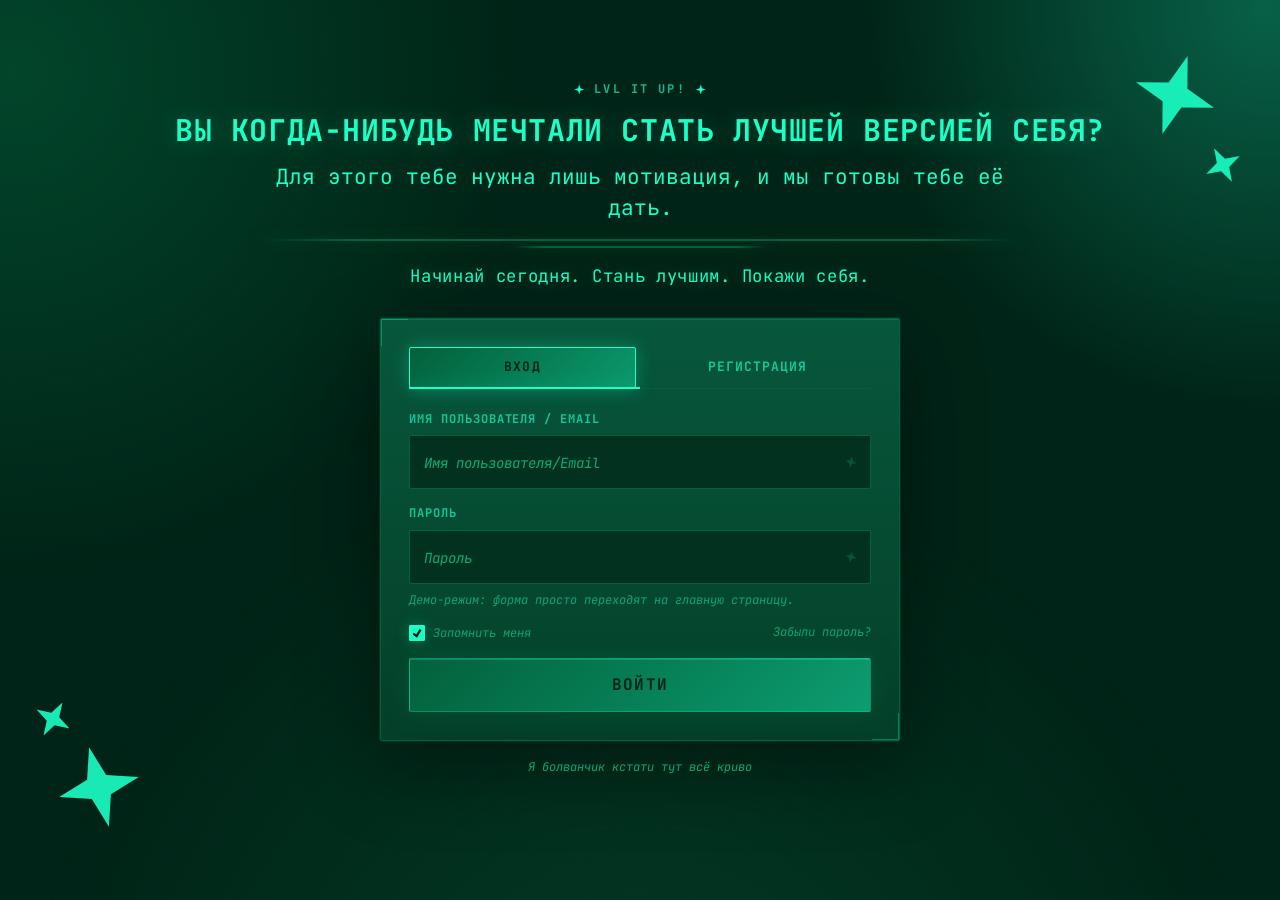
<file: index.html>
<!DOCTYPE html>
<html lang="ru">

<head>
  <meta charset="UTF-8">
  <meta name="viewport" content="width=device-width, initial-scale=1.0">
  <title>LVL IT UP! — вход и регистрация</title>

  <link rel="preconnect" href="https://fonts.googleapis.com">
  <link rel="preconnect" href="https://fonts.gstatic.com" crossorigin>
  <link href="https://fonts.googleapis.com/css2?family=JetBrains+Mono:ital,wght@0,400;0,700;1,400;1,700&display=swap"
    rel="stylesheet">
  <link rel="stylesheet" href="style.css">
</head>

<body>

  <div class="page-auth">

    <div class="stars" aria-hidden="true">
      <span class="star star--large star--tr-large"></span>
      <span class="star star--small star--tr-small"></span>

      <span class="star star--large star--bl-large"></span>
      <span class="star star--small star--bl-small"></span>
    </div>


    <main class="auth-shell">


      <section class="hero">

        <p class="eyebrow">
          <span class="star-mini" aria-hidden="true"></span>
          LVL IT UP!
          <span class="star-mini" aria-hidden="true"></span>
        </p>

        <h1 class="title">
          Вы когда-нибудь мечтали стать лучшей версией себя?
        </h1>

        <div class="motivation-block">
          <p class="motivation">
            Для этого тебе нужна лишь мотивация, и мы готовы тебе её дать.
          </p>


          <div class="line-group" aria-hidden="true">
            <span class="line line--long"></span>
            <span class="line line--short"></span>
          </div>
        </div>

        <p class="start-line">
          Начинай сегодня. Стань лучшим. Покажи себя.
        </p>

      </section>

      <section class="auth-card" aria-label="Вход и регистрация">

        <input class="auth-radio" type="radio" name="auth-mode" id="mode-login" checked>
        <input class="auth-radio" type="radio" name="auth-mode" id="mode-register">

        <div class="auth-tabs">
          <label class="auth-tab" for="mode-login">Вход</label>
          <label class="auth-tab" for="mode-register">Регистрация</label>
          <span class="auth-tab-line" aria-hidden="true"></span>
        </div>

        <div class="auth-forms">


          <form class="form form--login" action="main.html" method="get">

            <div class="field">
              <label class="field-label" for="login-user">
                Имя пользователя / Email
              </label>

              <div class="input-wrap">
                <input class="input" id="login-user" name="login-user" type="text" placeholder="Имя пользователя/Email"
                  autocomplete="username" required>
                <span class="input-star" aria-hidden="true"></span>
              </div>
            </div>

            <div class="field">
              <label class="field-label" for="login-pass">
                Пароль
              </label>

              <div class="input-wrap">
                <input class="input" id="login-pass" name="login-pass" type="password" placeholder="Пароль"
                  autocomplete="current-password" required>
                <span class="input-star" aria-hidden="true"></span>
              </div>

              <p class="field-hint">
                Демо-режим: форма просто переходят на главную страницу.
              </p>
            </div>

            <div class="form-extra">
              <label class="checkbox">
                <input type="checkbox" name="remember" checked>
                <span class="checkbox-box" aria-hidden="true"></span>
                <span class="checkbox-text">Запомнить меня</span>
              </label>

              <a class="link" href="#">
                Забыли пароль?
              </a>
            </div>

            <button class="btn btn--primary" type="submit">
              <span>Войти</span>
            </button>

          </form>



          <form class="form form--register" action="main.html" method="get">

            <div class="field">
              <label class="field-label" for="reg-name">
                Имя
              </label>

              <div class="input-wrap">
                <input class="input" id="reg-name" name="reg-name" type="text" placeholder="Как тебя зовут?"
                  autocomplete="name" required>
                <span class="input-star" aria-hidden="true"></span>
              </div>
            </div>

            <div class="field">
              <label class="field-label" for="reg-email">
                Email
              </label>

              <div class="input-wrap">
                <input class="input" id="reg-email" name="reg-email" type="email" placeholder="you@example.com"
                  autocomplete="email" required>
                <span class="input-star" aria-hidden="true"></span>
              </div>
            </div>

            <div class="field">
              <label class="field-label" for="reg-pass">
                Пароль
              </label>

              <div class="input-wrap">
                <input class="input" id="reg-pass" name="reg-pass" type="password" placeholder="Придумай пароль"
                  autocomplete="new-password" minlength="8" required>
                <span class="input-star" aria-hidden="true"></span>
              </div>

              <p class="field-hint">
                Минимум 8 символов. Лучше использовать буквы, цифры и спецсимвол.
              </p>
            </div>

            <div class="field">
              <label class="field-label" for="reg-pass-repeat">
                Повтори пароль
              </label>

              <div class="input-wrap">
                <input class="input" id="reg-pass-repeat" name="reg-pass-repeat" type="password"
                  placeholder="Повтори пароль" autocomplete="new-password" minlength="8" required>
                <span class="input-star" aria-hidden="true"></span>
              </div>

              <p class="field-hint">
                А тут я беспомощна.
              </p>
            </div>

            <label class="checkbox checkbox--terms">
              <input type="checkbox" name="terms" required>
              <span class="checkbox-box" aria-hidden="true"></span>
              <span class="checkbox-text">
                Принимаю правила сервиса и готов фиксировать свой прогресс
              </span>
            </label>

            <button class="btn btn--primary" type="submit">
              <span>Создать аккаунт</span>
            </button>

          </form>

        </div>

      </section>


      <p class="auth-note">
        Я болванчик кстати тут всё криво
      </p>

    </main>

  </div>
  <script src="storage.js"></script>
  <script src="app.js"></script>
</body>

</html>
</file>
<file: style.css>
:root {
  --color-neon: #1CFFC6;
  --color-bg: #002417;
  --color-aux-dark: #044029;
  --color-aux-light: #03613C;
  --font-main: "JetBrains Mono", ui-monospace, SFMono-Regular, Menlo, Consolas, monospace;
  --space-page-top: 20px;
  --space-page-x: 20px;

  --gap-title-text: 16px;
  --gap-text-lines: 16px;
  --gap-between-lines: 5px;
  --gap-lines-cta: 16px;
  --gap-cta-form: 30px;
  --gap-form: 16px;

  --font-title: 30px;
  --font-motivation: 21px;
  --font-cta: 18px;
  --font-label: 12px;
  --font-input: 16px;
  --font-placeholder: 14px;
  --font-button: 16px;
  --control-height: 54px;
  --form-width: 520px;
  --radius: 2px;

  --text-main: var(--color-neon);
  --text-italic: var(--color-aux-light);

  --text-italic-readable: color-mix(in srgb, var(--color-aux-light) 58%, var(--color-neon));
  --text-muted: color-mix(in srgb, var(--color-neon) 68%, transparent);
  --placeholder-color: color-mix(in srgb, var(--color-neon) 46%, var(--color-aux-light));

  --panel-border: var(--color-aux-light);
  --panel-fill: var(--color-aux-dark);
  --panel-fill-deep: color-mix(in srgb, var(--color-bg) 55%, var(--color-aux-dark));

  --glow-neon: color-mix(in srgb, var(--color-neon) 28%, transparent);
  --glow-strong: color-mix(in srgb, var(--color-neon) 45%, transparent);
  --glow-aux: color-mix(in srgb, var(--color-aux-light) 55%, transparent);
}


*,
*::before,
*::after {
  box-sizing: border-box;
}

html {
  scroll-behavior: smooth;
}

body {
  margin: 0;
  min-height: 100vh;
  background: var(--color-bg);
  color: var(--text-main);
  font-family: var(--font-main);
  font-weight: 400;
  line-height: 1.4;
  -webkit-font-smoothing: antialiased;
  -moz-osx-font-smoothing: grayscale;
}

a {
  color: inherit;
}

button,
input,
label {
  font: inherit;
}

::selection {
  background: var(--color-neon);
  color: var(--color-bg);
}


.page-auth {
  position: relative;
  min-height: 100vh;
  overflow: hidden;
  isolation: isolate;
}

.page-auth::before {
  content: "";
  position: fixed;
  inset: 0;
  z-index: -2;
  background-image:
    linear-gradient(color-mix(in srgb, var(--color-aux-light) 18%, transparent) 1px,
      transparent 1px),
    linear-gradient(90deg,
      color-mix(in srgb, var(--color-aux-light) 18%, transparent) 1px,
      transparent 1px);
  background-size: 76px 76px;
  opacity: 0.22;

  -webkit-mask-image: radial-gradient(circle at 50% 35%, black 0%, transparent 72%);
  mask-image: radial-gradient(circle at 50% 35%, black 0%, transparent 72%);
  pointer-events: none;
}

.page-auth::after {
  content: "";
  position: fixed;
  inset: -20%;
  z-index: -1;
  background:
    radial-gradient(circle at 15% 20%, var(--glow-aux) 0%, transparent 28%),
    radial-gradient(circle at 85% 15%, var(--glow-neon) 0%, transparent 22%),
    radial-gradient(circle at 50% 100%, color-mix(in srgb, var(--color-aux-dark) 80%, transparent) 0%, transparent 40%);
  pointer-events: none;
}


.stars {
  position: absolute;
  inset: 0;
  pointer-events: none;
  z-index: 0;
}

.star {
  position: absolute;
  display: block;
  background: var(--color-neon);
  clip-path: polygon(50% 0%,
      62% 38%,
      100% 50%,
      62% 62%,
      50% 100%,
      38% 62%,
      0% 50%,
      38% 38%);
  filter: drop-shadow(0 0 14px var(--glow-neon));
  opacity: 0.9;
  transform: rotate(var(--rot, 0deg));
  animation: starFloat 9s ease-in-out infinite;
}

.star--large {
  width: 82px;
  height: 82px;
}

.star--small {
  width: 38px;
  height: 38px;
}

.star--tr-large {
  --rot: 18deg;
  top: 54px;
  right: 64px;
  animation-delay: 0s;
}

.star--tr-small {
  --rot: -28deg;
  top: 146px;
  right: 38px;
  animation-delay: 1.2s;
}

.star--bl-large {
  --rot: -14deg;
  bottom: 72px;
  left: 58px;
  animation-delay: 0.6s;
}

.star--bl-small {
  --rot: 30deg;
  bottom: 162px;
  left: 34px;
  animation-delay: 1.8s;
}

@keyframes starFloat {

  0%,
  100% {
    transform: rotate(var(--rot)) translateY(0);
    opacity: 0.78;
  }

  50% {
    transform: rotate(calc(var(--rot) + 5deg)) translateY(-10px);
    opacity: 1;
  }
}


.auth-shell {
  position: relative;
  z-index: 1;
  min-height: 100vh;
  display: flex;
  flex-direction: column;
  align-items: center;
  justify-content: center;
  padding:
    calc(var(--space-page-top) + clamp(0px, 5vh, 56px)) var(--space-page-x) clamp(72px, 12vh, 120px);
}


.hero {
  width: min(1120px, 100%);
  display: grid;
  justify-items: center;
  text-align: center;
  row-gap: var(--gap-title-text);
}

.eyebrow {
  margin: 0;
  display: inline-flex;
  align-items: center;
  gap: 10px;
  font-size: 12px;
  font-weight: 700;
  letter-spacing: 0.18em;
  text-transform: uppercase;
  color: var(--text-muted);
}

.star-mini {
  display: inline-block;
  width: 10px;
  height: 10px;
  background: var(--color-neon);
  clip-path: polygon(50% 0%,
      62% 38%,
      100% 50%,
      62% 62%,
      50% 100%,
      38% 62%,
      0% 50%,
      38% 38%);
  filter: drop-shadow(0 0 8px var(--glow-neon));
}

.title {
  margin: 0;
  max-width: 1120px;
  font-size: clamp(18px, 2.55vw, var(--font-title));
  font-weight: 700;
  line-height: 1.08;
  letter-spacing: 0.02em;
  text-transform: uppercase;
  color: var(--text-main);
  text-shadow: 0 0 24px var(--glow-neon);
  text-wrap: balance;
}


@media (min-width: 1180px) {
  .title {
    white-space: nowrap;
  }
}

.motivation-block {
  width: min(760px, 100%);
  display: grid;
  justify-items: center;
  row-gap: var(--gap-text-lines);
}

.motivation {
  margin: 0;
  font-size: clamp(16px, 1.75vw, var(--font-motivation));
  line-height: 1.45;
  color: var(--text-main);
  max-width: 68ch;
}

.line-group {
  width: 100%;
  display: grid;
  justify-items: center;
  row-gap: var(--gap-between-lines);
}

.line {
  display: block;
  width: 100%;
  height: 2px;
  background: linear-gradient(90deg,
      transparent,
      var(--color-aux-light) 12%,
      var(--color-aux-light) 88%,
      transparent);
  box-shadow: 0 0 14px var(--glow-aux);
}

.line--short {
  width: 33.333%;
  min-width: 72px;
}

.start-line {
  margin: 0;
  font-size: clamp(14px, 1.35vw, var(--font-cta));
  font-weight: 400;
  letter-spacing: 0.04em;
  color: var(--text-main);
  text-shadow: 0 0 18px var(--glow-neon);
}


.auth-card {
  position: relative;
  width: min(var(--form-width), 100%);
  margin-top: var(--gap-cta-form);
  padding: clamp(18px, 3vw, 28px);

  background: linear-gradient(180deg,
      color-mix(in srgb, var(--panel-fill) 88%, var(--color-neon) 12%),
      var(--panel-fill));

  border: 1px solid var(--panel-border);
  border-radius: var(--radius);

  box-shadow:
    0 0 0 1px color-mix(in srgb, var(--color-neon) 8%, transparent),
    0 24px 80px rgba(0, 0, 0, 0.42),
    inset 0 1px 0 color-mix(in srgb, var(--color-neon) 14%, transparent);

  overflow: hidden;
}

.auth-card::before,
.auth-card::after {
  content: "";
  position: absolute;
  width: 28px;
  height: 28px;
  border: 2px solid var(--color-neon);
  opacity: 0.32;
  pointer-events: none;
}

.auth-card::before {
  top: -1px;
  left: -1px;
  border-right: 0;
  border-bottom: 0;
}

.auth-card::after {
  right: -1px;
  bottom: -1px;
  border-left: 0;
  border-top: 0;
}

.auth-radio {
  position: absolute;
  width: 1px;
  height: 1px;
  opacity: 0;
  pointer-events: none;
}

.auth-tabs {
  position: relative;
  display: grid;
  grid-template-columns: 1fr 1fr;
  gap: 8px;
  margin-bottom: 22px;
  border-bottom: 1px solid color-mix(in srgb, var(--color-aux-light) 70%, transparent);
}

.auth-tab {
  display: block;
  padding: 10px 8px;
  text-align: center;
  font-size: 13px;
  font-weight: 700;
  letter-spacing: 0.08em;
  text-transform: uppercase;
  color: var(--text-muted);
  cursor: pointer;
  border: 1px solid transparent;
  border-radius: var(--radius);
  transition:
    color 0.2s ease,
    background 0.2s ease,
    border-color 0.2s ease,
    box-shadow 0.2s ease;
}

.auth-tab:hover {
  color: var(--text-main);
  background: color-mix(in srgb, var(--color-aux-light) 22%, transparent);
  border-color: color-mix(in srgb, var(--color-aux-light) 55%, transparent);
}

#mode-login:checked~.auth-tabs .auth-tab[for="mode-login"],
#mode-register:checked~.auth-tabs .auth-tab[for="mode-register"] {
  color: var(--color-bg);
  background: linear-gradient(135deg,
      var(--color-aux-light),
      color-mix(in srgb, var(--color-aux-light) 65%, var(--color-neon)));
  border-color: var(--color-neon);
  box-shadow: 0 0 18px var(--glow-neon);
}

.auth-tab-line {
  position: absolute;
  left: 0;
  bottom: -1px;
  width: 50%;
  height: 2px;
  background: var(--color-neon);
  box-shadow: 0 0 18px var(--glow-strong);
  transition: transform 0.28s ease;
}

#mode-register:checked~.auth-tabs .auth-tab-line {
  transform: translateX(100%);
}

.auth-radio#mode-login:focus-visible~.auth-tabs .auth-tab[for="mode-login"],
.auth-radio#mode-register:focus-visible~.auth-tabs .auth-tab[for="mode-register"] {
  outline: 2px solid var(--color-neon);
  outline-offset: 3px;
}

.auth-forms {
  display: grid;
}

.form {
  display: none;
  grid-template-columns: 1fr;
  gap: var(--gap-form);
}

#mode-login:checked~.auth-forms .form--login,
#mode-register:checked~.auth-forms .form--register {
  display: grid;
}

.field {
  display: grid;
  gap: 8px;
}

.field-label {
  font-size: var(--font-label);
  font-weight: 700;
  letter-spacing: 0.08em;
  text-transform: uppercase;
  color: var(--text-muted);
}

.input-wrap {
  position: relative;
}

.input {
  width: 100%;
  height: var(--control-height);
  padding: 0 42px 0 14px;

  background: var(--panel-fill-deep);
  border: 1px solid var(--panel-border);
  border-radius: var(--radius);

  color: var(--text-main);
  font-size: var(--font-input);
  font-weight: 400;

  outline: none;
  transition:
    border-color 0.2s ease,
    box-shadow 0.2s ease,
    background 0.2s ease;
}

.input::placeholder {
  color: var(--placeholder-color);
  font-size: var(--font-placeholder);
  font-style: italic;
  opacity: 1;
}

.input:hover {
  border-color: color-mix(in srgb, var(--color-neon) 35%, var(--color-aux-light));
}

.input:focus {
  border-color: var(--color-neon);
  box-shadow:
    0 0 0 1px var(--color-neon),
    0 0 24px var(--glow-neon);
  background: color-mix(in srgb, var(--panel-fill-deep) 82%, var(--color-neon) 18%);
}

.input-star {
  position: absolute;
  top: 50%;
  right: 14px;
  width: 12px;
  height: 12px;
  transform: translateY(-50%) rotate(12deg);

  background: var(--color-aux-light);
  clip-path: polygon(50% 0%,
      62% 38%,
      100% 50%,
      62% 62%,
      50% 100%,
      38% 62%,
      0% 50%,
      38% 38%);

  opacity: 0.8;
  pointer-events: none;
  transition:
    background 0.2s ease,
    opacity 0.2s ease,
    transform 0.2s ease,
    filter 0.2s ease;
}

.input:focus+.input-star {
  background: var(--color-neon);
  opacity: 1;
  filter: drop-shadow(0 0 10px var(--glow-neon));
  transform: translateY(-50%) rotate(0deg) scale(1.08);
}

.field-hint {
  margin: 0;
  font-size: 12px;
  font-style: italic;
  color: var(--text-italic-readable);
  line-height: 1.35;
}

.form-extra {
  display: flex;
  align-items: center;
  justify-content: space-between;
  gap: 12px;
  flex-wrap: wrap;
}

.checkbox {
  position: relative;
  display: inline-flex;
  align-items: center;
  gap: 8px;
  cursor: pointer;
  user-select: none;
}

.checkbox input {
  position: absolute;
  opacity: 0;
  width: 1px;
  height: 1px;
}

.checkbox-box {
  width: 16px;
  height: 16px;
  flex: 0 0 auto;

  border: 1px solid var(--panel-border);
  background: var(--panel-fill-deep);
  border-radius: 1px;

  display: grid;
  place-items: center;

  transition:
    border-color 0.2s ease,
    background 0.2s ease,
    box-shadow 0.2s ease;
}

.checkbox-box::after {
  content: "";
  width: 9px;
  height: 9px;
  background: var(--color-bg);
  clip-path: polygon(14% 44%,
      0% 65%,
      50% 100%,
      100% 16%,
      80% 0%,
      43% 62%);
  opacity: 0;
  transform: scale(0.6);
  transition:
    opacity 0.18s ease,
    transform 0.18s ease;
}

.checkbox input:checked+.checkbox-box {
  border-color: var(--color-neon);
  background: var(--color-neon);
  box-shadow: 0 0 14px var(--glow-neon);
}

.checkbox input:checked+.checkbox-box::after {
  opacity: 1;
  transform: scale(1);
}

.checkbox input:focus-visible+.checkbox-box {
  outline: 2px solid var(--color-neon);
  outline-offset: 2px;
}

.checkbox-text {
  font-size: 12px;
  font-style: italic;
  color: var(--text-italic-readable);
}

.checkbox--terms {
  padding: 4px 0;
}

.link {
  font-size: 12px;
  font-style: italic;
  color: var(--text-italic-readable);
  text-decoration: none;
  border-bottom: 1px dashed transparent;
  transition:
    color 0.2s ease,
    border-color 0.2s ease,
    text-shadow 0.2s ease;
}

.link:hover {
  color: var(--color-neon);
  border-bottom-color: currentColor;
  text-shadow: 0 0 12px var(--glow-neon);
}


.btn {
  position: relative;
  width: 100%;
  height: var(--control-height);

  border: 1px solid color-mix(in srgb, var(--color-neon) 28%, transparent);
  border-radius: var(--radius);

  background: linear-gradient(135deg,
      var(--color-aux-light),
      color-mix(in srgb, var(--color-aux-light) 62%, var(--color-neon)));

  color: var(--color-bg);
  font-size: var(--font-button);
  font-weight: 700;
  letter-spacing: 0.08em;
  text-transform: uppercase;

  cursor: pointer;
  overflow: hidden;

  box-shadow:
    0 0 22px var(--glow-aux),
    inset 0 1px 0 color-mix(in srgb, var(--color-neon) 25%, transparent);

  transition:
    transform 0.18s ease,
    box-shadow 0.22s ease,
    border-color 0.22s ease;
}

.btn span {
  position: relative;
  z-index: 1;
}

.btn::before {
  content: "";
  position: absolute;
  inset: 0;
  background: linear-gradient(120deg,
      transparent 20%,
      color-mix(in srgb, var(--color-neon) 42%, transparent) 50%,
      transparent 80%);
  transform: translateX(-130%);
  transition: transform 0.65s ease;
}

.btn:hover {
  transform: translateY(-1px);
  border-color: var(--color-neon);
  box-shadow:
    0 0 30px var(--glow-neon),
    0 0 54px var(--glow-aux);
}

.btn:hover::before {
  transform: translateX(130%);
}

.btn:active {
  transform: translateY(1px) scale(0.995);
}

.btn:focus-visible {
  outline: 2px solid var(--color-neon);
  outline-offset: 3px;
}


.auth-note {
  margin: 18px 0 0;
  max-width: 520px;
  text-align: center;
  font-size: 12px;
  font-style: italic;
  color: var(--text-italic-readable);
  opacity: 0.9;
}


@keyframes fadeUp {
  from {
    opacity: 0;
    transform: translateY(16px);
  }

  to {
    opacity: 1;
    transform: translateY(0);
  }
}

.hero>*,
.auth-card,
.auth-note {
  animation: fadeUp 0.75s cubic-bezier(0.2, 0.7, 0.2, 1) both;
}

.hero>*:nth-child(1) {
  animation-delay: 0.04s;
}

.hero>*:nth-child(2) {
  animation-delay: 0.10s;
}

.hero>*:nth-child(3) {
  animation-delay: 0.16s;
}

.hero>*:nth-child(4) {
  animation-delay: 0.22s;
}

.auth-card {
  animation-delay: 0.30s;
}

.auth-note {
  animation-delay: 0.42s;
}

@media (max-width: 900px) {
  .star--large {
    width: 54px;
    height: 54px;
  }

  .star--small {
    width: 26px;
    height: 26px;
  }

  .star--tr-large {
    top: 34px;
    right: 28px;
  }

  .star--tr-small {
    top: 92px;
    right: 18px;
  }

  .star--bl-large {
    bottom: 48px;
    left: 24px;
  }

  .star--bl-small {
    bottom: 104px;
    left: 16px;
  }
}

@media (max-width: 560px) {
  :root {
    --control-height: 50px;
    --space-page-x: 16px;
  }

  .auth-tabs {
    gap: 6px;
  }

  .auth-tab {
    font-size: 12px;
    padding: 9px 6px;
  }

  .form-extra {
    flex-direction: column;
    align-items: flex-start;
  }

  .line--short {
    min-width: 58px;
  }

  .title {
    letter-spacing: 0;
  }

  .star--large {
    width: 42px;
    height: 42px;
  }

  .star--small {
    width: 20px;
    height: 20px;
  }

  .star--tr-large {
    top: 24px;
    right: 18px;
  }

  .star--tr-small {
    top: 70px;
    right: 12px;
  }

  .star--bl-large {
    bottom: 36px;
    left: 16px;
  }

  .star--bl-small {
    bottom: 78px;
    left: 10px;
  }
}


@media (prefers-reduced-motion: reduce) {

  *,
  *::before,
  *::after {
    animation-duration: 0.01ms !important;
    animation-iteration-count: 1 !important;
    transition-duration: 0.01ms !important;
    scroll-behavior: auto !important;
  }

  .star {
    animation: none;
  }
}
</file>
<file: cabinet.css>
:root {

  --star-clip: polygon(50% 0%,
      62% 38%,
      100% 50%,
      62% 62%,
      50% 100%,
      38% 62%,
      0% 50%,
      38% 38%);

  --cabinet-max-width: 1440px;
  --cabinet-radius: var(--radius, 2px);
}

.cabinet-body {
  min-height: 100vh;
}

.cabinet-page {
  position: relative;
  min-height: 100vh;
  padding-bottom: 48px;
  isolation: isolate;
  overflow-x: hidden;
}

.cabinet-page::before {
  content: "";
  position: fixed;
  inset: 0;
  z-index: -2;

  background-image:
    linear-gradient(color-mix(in srgb, var(--color-aux-light) 18%, transparent) 1px,
      transparent 1px),
    linear-gradient(90deg,
      color-mix(in srgb, var(--color-aux-light) 18%, transparent) 1px,
      transparent 1px);

  background-size: 78px 78px;
  opacity: 0.16;

  -webkit-mask-image: radial-gradient(circle at 50% 25%, black 0%, transparent 75%);
  mask-image: radial-gradient(circle at 50% 25%, black 0%, transparent 75%);

  pointer-events: none;
}

.cabinet-page::after {
  content: "";
  position: fixed;
  inset: -20%;
  z-index: -1;

  background:
    radial-gradient(circle at 12% 18%, var(--glow-aux) 0%, transparent 28%),
    radial-gradient(circle at 88% 12%, var(--glow-neon) 0%, transparent 22%),
    radial-gradient(circle at 50% 100%, color-mix(in srgb, var(--color-aux-dark) 75%, transparent) 0%, transparent 42%);

  pointer-events: none;
}

.decor-stars {
  position: absolute;
  inset: 0;
  pointer-events: none;
  z-index: 0;
}

.decor-star {
  position: absolute;
  display: block;

  background: var(--color-neon);
  clip-path: var(--star-clip);

  filter: drop-shadow(0 0 14px var(--glow-neon));
  opacity: 0.72;

  transform: rotate(var(--rot, 0deg));
  animation: floatDecorStar 11s ease-in-out infinite;
}

.decor-star--tr-large {
  --rot: 18deg;
  width: 78px;
  height: 78px;
  top: 120px;
  right: 4vw;
  animation-delay: 0s;
}

.decor-star--tr-small {
  --rot: -28deg;
  width: 36px;
  height: 36px;
  top: 210px;
  right: 2vw;
  animation-delay: 1.2s;
}

.decor-star--bl-large {
  --rot: -14deg;
  width: 68px;
  height: 68px;
  bottom: 90px;
  left: 3vw;
  animation-delay: 0.6s;
}

.decor-star--bl-small {
  --rot: 30deg;
  width: 30px;
  height: 30px;
  bottom: 178px;
  left: 1.5vw;
  animation-delay: 1.8s;
}

.decor-star--mid {
  --rot: -18deg;
  width: 28px;
  height: 28px;
  top: 48%;
  right: 7%;
  opacity: 0.45;
  animation-delay: 2.4s;
}

@keyframes floatDecorStar {

  0%,
  100% {
    transform: rotate(var(--rot)) translateY(0);
    opacity: 0.58;
  }

  50% {
    transform: rotate(calc(var(--rot) + 6deg)) translateY(-12px);
    opacity: 0.9;
  }
}

.topbar {
  position: sticky;
  top: 0;
  z-index: 30;

  display: flex;
  align-items: center;
  justify-content: space-between;
  gap: 16px;

  padding: 14px clamp(16px, 3vw, 34px);

  background: color-mix(in srgb, var(--color-bg) 82%, transparent);
  border-bottom: 1px solid color-mix(in srgb, var(--color-aux-light) 75%, transparent);

  -webkit-backdrop-filter: blur(12px);
  backdrop-filter: blur(12px);
}

.brand {
  display: inline-flex;
  align-items: center;
  gap: 10px;

  font-size: 14px;
  font-weight: 700;
  letter-spacing: 0.12em;
  text-transform: uppercase;
  text-decoration: none;

  color: var(--color-neon);
  text-shadow: 0 0 16px var(--glow-neon);
}

.nav {
  display: flex;
  align-items: center;
  gap: 8px;
  flex-wrap: wrap;
}

.nav-link {
  display: inline-flex;
  align-items: center;
  justify-content: center;

  padding: 9px 12px;

  font-size: 12px;
  font-weight: 700;
  letter-spacing: 0.08em;
  text-transform: uppercase;
  text-decoration: none;

  color: var(--text-muted);

  border: 1px solid transparent;
  border-radius: var(--cabinet-radius);

  transition:
    color 0.2s ease,
    background 0.2s ease,
    border-color 0.2s ease,
    box-shadow 0.2s ease;
}

.nav-link:hover {
  color: var(--color-neon);
  background: color-mix(in srgb, var(--color-aux-light) 22%, transparent);
  border-color: color-mix(in srgb, var(--color-aux-light) 55%, transparent);
}

.nav-link--active,
.nav-link[aria-current="page"] {
  color: var(--color-bg);
  background: linear-gradient(135deg,
      var(--color-aux-light),
      color-mix(in srgb, var(--color-aux-light) 65%, var(--color-neon)));
  border-color: var(--color-neon);
  box-shadow: 0 0 18px var(--glow-neon);
}

.header-actions {
  display: flex;
  align-items: center;
  gap: 10px;
}

.panel {
  position: relative;

  padding: clamp(16px, 2.2vw, 24px);

  background: var(--color-aux-dark);
  border: 1px solid var(--color-aux-light);
  border-radius: var(--cabinet-radius);

  box-shadow:
    0 18px 50px rgba(0, 0, 0, 0.28),
    inset 0 1px 0 color-mix(in srgb, var(--color-neon) 10%, transparent);

  overflow: hidden;
}

.panel::before,
.panel::after {
  content: "";
  position: absolute;

  width: 22px;
  height: 22px;

  border: 2px solid color-mix(in srgb, var(--color-neon) 35%, transparent);
  pointer-events: none;
}

.panel::before {
  top: -1px;
  left: -1px;
  border-right: 0;
  border-bottom: 0;
}

.panel::after {
  right: -1px;
  bottom: -1px;
  border-left: 0;
  border-top: 0;
}

.kicker {
  margin: 0;

  display: inline-flex;
  align-items: center;
  gap: 8px;

  font-size: 12px;
  font-weight: 700;
  letter-spacing: 0.16em;
  text-transform: uppercase;

  color: var(--text-muted);
}

.section-title {
  margin: 0;

  display: inline-flex;
  align-items: center;
  gap: 8px;

  font-size: clamp(16px, 1.6vw, 20px);
  font-weight: 700;
  letter-spacing: 0.08em;
  text-transform: uppercase;

  color: var(--color-neon);
  text-shadow: 0 0 16px var(--glow-neon);
}

.section-note {
  margin: 0;

  font-size: 12px;
  font-style: italic;
  color: var(--text-italic-readable);
}

.italic {
  font-style: italic;
  color: var(--text-italic-readable);
}

.micro-italic {
  font-size: 11px;
  font-style: italic;
  color: var(--text-italic-readable);
}

.hint {
  margin: 0;

  font-size: 12px;
  font-style: italic;
  line-height: 1.35;
  color: var(--text-italic-readable);
}

.text-link {
  font-size: 12px;
  font-style: italic;
  color: var(--text-italic-readable);
  text-decoration: none;

  border-bottom: 1px dashed transparent;

  transition:
    color 0.2s ease,
    border-color 0.2s ease,
    text-shadow 0.2s ease;
}

.text-link:hover {
  color: var(--color-neon);
  border-bottom-color: currentColor;
  text-shadow: 0 0 12px var(--glow-neon);
}

.sr-only {
  position: absolute;
  width: 1px;
  height: 1px;
  padding: 0;
  margin: -1px;
  overflow: hidden;
  clip: rect(0, 0, 0, 0);
  white-space: nowrap;
  border: 0;
}

.star-icon {
  display: inline-block;
  flex: 0 0 auto;

  width: 12px;
  height: 12px;

  background: var(--color-neon);
  clip-path: var(--star-clip);

  filter: drop-shadow(0 0 8px var(--glow-neon));
}

.star-icon--small {
  width: 10px;
  height: 10px;
}

.star-icon--muted {
  background: var(--color-aux-light);
  filter: none;
  opacity: 0.8;
}

.cab-btn {
  position: relative;
  isolation: isolate;

  display: inline-flex;
  align-items: center;
  justify-content: center;
  gap: 8px;

  min-height: 44px;
  padding: 0 16px;

  background: linear-gradient(135deg,
      var(--color-aux-light),
      color-mix(in srgb, var(--color-aux-light) 62%, var(--color-neon)));

  border: 1px solid color-mix(in srgb, var(--color-neon) 28%, transparent);
  border-radius: var(--cabinet-radius);

  color: var(--color-bg);

  font-size: 13px;
  font-weight: 700;
  letter-spacing: 0.08em;
  text-transform: uppercase;
  text-decoration: none;

  cursor: pointer;
  overflow: hidden;

  box-shadow:
    0 0 22px var(--glow-aux),
    inset 0 1px 0 color-mix(in srgb, var(--color-neon) 25%, transparent);

  transition:
    transform 0.18s ease,
    box-shadow 0.22s ease,
    border-color 0.22s ease,
    filter 0.22s ease;
}

.cab-btn::before {
  content: "";
  position: absolute;
  inset: 0;
  z-index: -1;

  background: linear-gradient(120deg,
      transparent 20%,
      color-mix(in srgb, var(--color-neon) 35%, transparent) 50%,
      transparent 80%);

  transform: translateX(-130%);
  transition: transform 0.65s ease;
  pointer-events: none;
}

.cab-btn:hover {
  transform: translateY(-1px);
  border-color: var(--color-neon);
  filter: brightness(1.08);

  box-shadow:
    0 0 30px var(--glow-neon),
    0 0 54px var(--glow-aux);
}

.cab-btn:hover::before {
  transform: translateX(130%);
}

.cab-btn:active {
  transform: translateY(1px) scale(0.995);
}

.cab-btn:focus-visible {
  outline: 2px solid var(--color-neon);
  outline-offset: 3px;
}

.cab-btn--ghost {
  background: transparent;
  color: var(--color-neon);
  border-color: color-mix(in srgb, var(--color-aux-light) 75%, transparent);
  box-shadow: none;
}

.cab-btn--ghost:hover {
  background: color-mix(in srgb, var(--color-aux-light) 22%, transparent);
  border-color: var(--color-neon);
  box-shadow: 0 0 18px var(--glow-neon);
}

.cab-btn--small {
  min-height: 38px;
  padding: 0 12px;
  font-size: 12px;
}

.cab-btn:disabled {
  opacity: 0.5;
  cursor: not-allowed;
  transform: none;
  box-shadow: none;
}

.field {
  display: grid;
  gap: 8px;
  min-width: 0;
}

.field-label {
  font-size: 12px;
  font-weight: 700;
  letter-spacing: 0.08em;
  text-transform: uppercase;
  color: var(--text-muted);
}

.select {
  width: 100%;
  height: var(--control-height);

  padding: 0 36px 0 14px;

  background: var(--panel-fill-deep);
  border: 1px solid var(--color-aux-light);
  border-radius: var(--cabinet-radius);

  color: var(--color-neon);
  font: inherit;
  font-size: 14px;

  outline: none;

  appearance: none;
  -webkit-appearance: none;
  -moz-appearance: none;

  background-image:
    linear-gradient(45deg, transparent 50%, var(--color-neon) 50%),
    linear-gradient(135deg, var(--color-neon) 50%, transparent 50%);
  background-position:
    calc(100% - 18px) center,
    calc(100% - 12px) center;
  background-size:
    6px 6px,
    6px 6px;
  background-repeat: no-repeat;

  transition:
    border-color 0.2s ease,
    box-shadow 0.2s ease,
    background-color 0.2s ease;
}

.select:hover {
  border-color: color-mix(in srgb, var(--color-neon) 35%, var(--color-aux-light));
}

.select:focus {
  border-color: var(--color-neon);
  box-shadow:
    0 0 0 1px var(--color-neon),
    0 0 24px var(--glow-neon);
}

.select--small {
  height: 40px;
  font-size: 13px;
  padding: 0 32px 0 10px;
}

.textarea {
  width: 100%;
  min-height: 110px;

  padding: 12px;

  background: var(--panel-fill-deep);
  border: 1px solid var(--color-aux-light);
  border-radius: var(--cabinet-radius);

  color: var(--color-neon);
  font: inherit;
  font-size: 14px;
  line-height: 1.45;

  resize: vertical;
  outline: none;

  transition:
    border-color 0.2s ease,
    box-shadow 0.2s ease,
    background 0.2s ease;
}

.textarea::placeholder {
  color: var(--placeholder-color);
  font-style: italic;
}

.textarea:hover {
  border-color: color-mix(in srgb, var(--color-neon) 35%, var(--color-aux-light));
}

.textarea:focus {
  border-color: var(--color-neon);
  box-shadow:
    0 0 0 1px var(--color-neon),
    0 0 24px var(--glow-neon);
  background: color-mix(in srgb, var(--panel-fill-deep) 82%, var(--color-neon) 18%);
}

.form-grid {
  display: grid;
  grid-template-columns: repeat(auto-fit, minmax(180px, 1fr));
  gap: 12px;
}

.form-actions {
  display: flex;
  flex-wrap: wrap;
  gap: 10px;
}

.form-actions .cab-btn {
  flex: 1 1 180px;
}

.cabinet-layout {
  position: relative;
  z-index: 1;

  width: min(var(--cabinet-max-width), 100%);
  margin: 0 auto;

  padding:
    clamp(20px, 3vw, 34px) clamp(16px, 3vw, 34px) 40px;

  display: grid;
  grid-template-columns: minmax(280px, 340px) minmax(0, 1fr);
  gap: clamp(18px, 2.4vw, 28px);
  align-items: start;
}

.profile-column {
  display: grid;
  gap: clamp(18px, 2.4vw, 28px);
  min-width: 0;

  position: sticky;
  top: 82px;
  align-self: start;
}

.content-column {
  min-width: 0;
}

.profile-panel {
  display: grid;
  gap: 14px;
}

.profile-top {
  display: flex;
  align-items: center;
  gap: 14px;
  min-width: 0;
}

.avatar-large {
  flex: 0 0 72px;
  width: 72px;
  height: 72px;

  display: grid;
  place-items: center;

  background: color-mix(in srgb, var(--color-aux-dark) 80%, var(--color-neon) 20%);
  border: 1px solid var(--color-aux-light);
  border-radius: 2px;

  font-size: 24px;
  font-weight: 700;
  letter-spacing: 0.04em;

  color: var(--color-neon);
  text-shadow: 0 0 16px var(--glow-neon);
}

.avatar-large--img {
  object-fit: cover;
}

.profile-id {
  min-width: 0;
}

.profile-name {
  margin: 0;

  font-size: clamp(22px, 3vw, 32px);
  font-weight: 700;
  line-height: 1.05;
  letter-spacing: 0.02em;
  text-transform: uppercase;

  color: var(--color-neon);
  text-shadow: 0 0 22px var(--glow-neon);
}

.profile-handle {
  margin: 4px 0 0;

  font-size: 13px;
  font-style: italic;
  color: var(--text-italic-readable);
}

.level-block {
  display: grid;
  gap: 6px;
}

.level-line {
  height: 10px;

  background: var(--color-bg);
  border: 1px solid var(--color-aux-light);
  border-radius: 999px;

  overflow: hidden;
}

.level-line span {
  display: block;
  height: 100%;
  width: var(--level, 0%);

  background: linear-gradient(90deg,
      var(--color-aux-light),
      var(--color-neon));

  box-shadow: 0 0 12px var(--glow-neon);
}

.profile-stats {
  display: grid;
  grid-template-columns: repeat(2, minmax(0, 1fr));
  gap: 10px;

  margin: 4px 0 0;
}

.profile-stat {
  padding: 12px;

  background: var(--panel-fill-deep);
  border: 1px solid color-mix(in srgb, var(--color-aux-light) 65%, transparent);
  border-radius: var(--cabinet-radius);
}

.profile-stat dt {
  font-size: 11px;
  font-style: italic;
  color: var(--text-italic-readable);
}

.profile-stat dd {
  margin: 4px 0 0;

  font-size: 20px;
  font-weight: 700;
  line-height: 1;

  color: var(--color-neon);
  text-shadow: 0 0 14px var(--glow-neon);
}

.profile-edit {
  margin-top: 4px;
}

.profile-edit>summary {
  width: fit-content;
}

.mini-form {
  margin-top: 12px;
  padding: 14px;

  background: color-mix(in srgb, var(--color-bg) 45%, var(--panel-fill-deep));
  border: 1px dashed color-mix(in srgb, var(--color-aux-light) 75%, transparent);
  border-radius: var(--cabinet-radius);

  display: grid;
  gap: 12px;
}

.achievements-mini-panel {
  display: grid;
  gap: 14px;
}

.panel-head {
  display: flex;
  align-items: center;
  justify-content: space-between;
  gap: 12px;

  padding-bottom: 12px;
  margin-bottom: 16px;

  border-bottom: 1px solid color-mix(in srgb, var(--color-aux-light) 70%, transparent);
}

.achievement-list {
  display: grid;
  gap: 12px;
}

.mini-achievement {
  display: grid;
  grid-template-columns: 34px minmax(0, 1fr) auto;
  gap: 12px;
  align-items: center;

  padding: 12px;

  background: var(--panel-fill-deep);
  border: 1px solid color-mix(in srgb, var(--color-aux-light) 65%, transparent);
  border-radius: var(--cabinet-radius);

  transition:
    transform 0.2s ease,
    border-color 0.2s ease,
    box-shadow 0.2s ease,
    background 0.2s ease;
}

.mini-achievement:hover {
  transform: translateY(-1px);

  border-color: var(--color-neon);
  background: color-mix(in srgb, var(--panel-fill-deep) 78%, var(--color-neon) 22%);
  box-shadow: 0 0 18px var(--glow-neon);
}

.mini-achievement--locked {
  opacity: 0.68;
  border-style: dashed;
}

.achievement-icon {
  width: 30px;
  height: 30px;

  background: var(--color-neon);
  clip-path: var(--star-clip);

  filter: drop-shadow(0 0 12px var(--glow-neon));
}

.achievement-icon--muted {
  background: var(--color-aux-light);
  filter: none;
}

.achievement-body {
  min-width: 0;
}

.achievement-title {
  margin: 0;

  font-size: 13px;
  font-weight: 700;
  letter-spacing: 0.04em;
  text-transform: uppercase;

  color: var(--color-neon);

  white-space: nowrap;
  overflow: hidden;
  text-overflow: ellipsis;
}

.achievement-desc {
  margin: 4px 0 0;

  font-size: 12px;
  font-style: italic;
  line-height: 1.35;

  color: var(--text-italic-readable);
}

.badge {
  justify-self: end;

  padding: 5px 8px;

  font-size: 11px;
  font-weight: 700;
  letter-spacing: 0.06em;
  text-transform: uppercase;

  color: var(--color-bg);
  background: var(--color-neon);
  border: 1px solid var(--color-neon);
  border-radius: 1px;

  box-shadow: 0 0 14px var(--glow-neon);

  white-space: nowrap;
}

.badge--muted {
  color: var(--text-muted);
  background: transparent;
  border-color: color-mix(in srgb, var(--color-aux-light) 70%, transparent);
  box-shadow: none;
}

.achievement-progress {
  margin-top: 8px;

  height: 8px;

  background: color-mix(in srgb, var(--color-bg) 70%, var(--color-aux-dark));
  border: 1px solid color-mix(in srgb, var(--color-aux-light) 65%, transparent);
  border-radius: 999px;

  overflow: hidden;
}

.achievement-progress span {
  display: block;
  height: 100%;
  width: var(--done, 0%);

  background: linear-gradient(90deg,
      var(--color-aux-light),
      var(--color-neon));

  box-shadow: 0 0 12px var(--glow-neon);
}

.cabinet-tabs {
  position: relative;

  display: grid;
  gap: clamp(16px, 2vw, 22px);
}

.cab-radio {
  position: absolute;
  width: 1px;
  height: 1px;
  opacity: 0;
  pointer-events: none;
}

.tab-nav {
  display: flex;
  align-items: center;
  gap: 8px;
  flex-wrap: wrap;

  padding-bottom: 12px;

  border-bottom: 1px solid color-mix(in srgb, var(--color-aux-light) 75%, transparent);
}

.tab-label {
  display: inline-flex;
  align-items: center;
  justify-content: center;
  gap: 8px;

  padding: 10px 14px;

  font-size: 12px;
  font-weight: 700;
  letter-spacing: 0.08em;
  text-transform: uppercase;

  color: var(--text-muted);

  background: transparent;
  border: 1px solid transparent;
  border-radius: var(--cabinet-radius);

  cursor: pointer;

  transition:
    color 0.2s ease,
    background 0.2s ease,
    border-color 0.2s ease,
    box-shadow 0.2s ease;
}

.tab-label:hover {
  color: var(--color-neon);
  background: color-mix(in srgb, var(--color-aux-light) 22%, transparent);
  border-color: color-mix(in srgb, var(--color-aux-light) 55%, transparent);
}

#tab-workouts:checked~.tab-nav .tab-label[for="tab-workouts"],
#tab-exercises:checked~.tab-nav .tab-label[for="tab-exercises"],
#tab-results:checked~.tab-nav .tab-label[for="tab-results"],
#tab-history:checked~.tab-nav .tab-label[for="tab-history"] {
  color: var(--color-bg);
  background: linear-gradient(135deg,
      var(--color-aux-light),
      color-mix(in srgb, var(--color-aux-light) 65%, var(--color-neon)));
  border-color: var(--color-neon);
  box-shadow: 0 0 18px var(--glow-neon);
}

.cab-radio:focus-visible~.tab-nav .tab-label {
  outline: none;
}

#tab-workouts.cab-radio:focus-visible~.tab-nav .tab-label[for="tab-workouts"],
#tab-exercises.cab-radio:focus-visible~.tab-nav .tab-label[for="tab-exercises"],
#tab-results.cab-radio:focus-visible~.tab-nav .tab-label[for="tab-results"],
#tab-history.cab-radio:focus-visible~.tab-nav .tab-label[for="tab-history"] {
  outline: 2px solid var(--color-neon);
  outline-offset: 3px;
}

.tab-panels {
  display: grid;
}

.tab-panel {
  display: none;

  grid-template-columns: 1fr;
  gap: clamp(16px, 2vw, 22px);
}

#tab-workouts:checked~.tab-panels .tab-panel--workouts,
#tab-exercises:checked~.tab-panels .tab-panel--exercises,
#tab-results:checked~.tab-panels .tab-panel--results,
#tab-history:checked~.tab-panels .tab-panel--history {
  display: grid;
}

.toolbar {
  display: flex;
  align-items: center;
  justify-content: space-between;
  gap: 10px;
  flex-wrap: wrap;

  margin-bottom: 16px;
}

.chip-static {
  display: inline-flex;
  align-items: center;

  padding: 6px 9px;

  font-size: 11px;
  font-weight: 700;
  letter-spacing: 0.06em;
  text-transform: uppercase;

  color: var(--text-muted);

  background: var(--panel-fill-deep);
  border: 1px solid color-mix(in srgb, var(--color-aux-light) 65%, transparent);
  border-radius: 1px;
}

.divider-vertical {
  display: inline-block;

  width: 1px;
  height: 18px;

  background: color-mix(in srgb, var(--color-aux-light) 75%, transparent);
  opacity: 0.7;
}

.toolbar .hint {
  flex: 1 1 220px;
  margin: 0;
}

.workout-list {
  display: grid;
  gap: 14px;
}

.workout-card {
  display: grid;
  gap: 12px;

  padding: 14px;

  background: var(--panel-fill-deep);
  border: 1px solid color-mix(in srgb, var(--color-aux-light) 65%, transparent);
  border-radius: var(--cabinet-radius);

  transition:
    transform 0.2s ease,
    border-color 0.2s ease,
    box-shadow 0.2s ease,
    background 0.2s ease;
}

.workout-card:hover {
  transform: translateY(-1px);

  border-color: var(--color-neon);
  background: color-mix(in srgb, var(--panel-fill-deep) 82%, var(--color-neon) 18%);
  box-shadow: 0 0 20px var(--glow-neon);
}

.workout-card--completed {
  opacity: 0.82;
  border-style: dashed;
}

.workout-card-head {
  display: flex;
  align-items: flex-start;
  justify-content: space-between;
  gap: 12px;
}

.workout-title {
  margin: 0;

  display: inline-flex;
  align-items: center;
  gap: 8px;

  font-size: 15px;
  font-weight: 700;
  letter-spacing: 0.05em;
  text-transform: uppercase;

  color: var(--color-neon);
}

.workout-meta {
  margin: 0;

  font-size: 12px;
  font-style: italic;
  color: var(--text-italic-readable);
}

.workout-exercises {
  list-style: none;

  margin: 0;
  padding: 0;

  display: grid;
  gap: 6px;
}

.workout-exercises li {
  display: flex;
  align-items: center;
  gap: 8px;

  font-size: 13px;
  color: var(--text-muted);
}

.progress-mini {
  height: 8px;

  background: color-mix(in srgb, var(--color-bg) 70%, var(--color-aux-dark));
  border: 1px solid color-mix(in srgb, var(--color-aux-light) 65%, transparent);
  border-radius: 999px;

  overflow: hidden;
}

.progress-mini span {
  display: block;
  height: 100%;
  width: var(--done, 0%);

  background: linear-gradient(90deg,
      var(--color-aux-light),
      var(--color-neon));

  box-shadow: 0 0 12px var(--glow-neon);
}

.card-actions {
  display: flex;
  align-items: center;
  gap: 8px;
  flex-wrap: wrap;
}

.action-details {
  display: inline-block;
}

.action-details>summary {
  width: fit-content;
}

.inline-form {
  margin-top: 10px;
  padding: 12px;

  background: color-mix(in srgb, var(--color-bg) 45%, var(--panel-fill-deep));
  border: 1px dashed color-mix(in srgb, var(--color-aux-light) 75%, transparent);
  border-radius: var(--cabinet-radius);

  display: grid;
  gap: 10px;

  min-width: min(420px, 100%);
}

.inline-fields {
  display: grid;
  grid-template-columns: repeat(3, minmax(0, 1fr));
  gap: 8px;
}

.add-exercise-form .form-actions {
  margin-top: 2px;
}

.create-workout-panel {
  padding: 0;
}

.create-workout-panel>summary {
  padding: clamp(16px, 2.2vw, 24px);
}

.panel-summary {
  display: flex;
  align-items: center;
  justify-content: space-between;
  gap: 12px;

  width: 100%;

  cursor: pointer;
}

.panel-summary .section-title {
  margin: 0;
}

.toggle-star {
  display: inline-block;

  width: 14px;
  height: 14px;

  background: var(--color-neon);
  clip-path: var(--star-clip);

  filter: drop-shadow(0 0 10px var(--glow-neon));

  transition: transform 0.25s ease;
}

.create-workout-panel[open] .toggle-star {
  transform: rotate(45deg) scale(1.1);
}

.create-form {
  padding: 0 clamp(16px, 2.2vw, 24px) clamp(16px, 2.2vw, 24px);

  display: grid;
  gap: 16px;

  border-top: 1px solid color-mix(in srgb, var(--color-aux-light) 60%, transparent);
}

.search-panel {
  display: grid;
  gap: 16px;
}

.search-form {
  display: grid;
  gap: 14px;
}

.search-main {
  display: grid;
  grid-template-columns: minmax(0, 1fr) auto;
  gap: 10px;
  align-items: end;
}

.search-field {
  margin: 0;
}

.filter-set {
  margin: 0;
  padding: 12px;

  border: 1px solid color-mix(in srgb, var(--color-aux-light) 55%, transparent);
  border-radius: var(--cabinet-radius);

  background: color-mix(in srgb, var(--color-bg) 35%, var(--panel-fill-deep));

  display: flex;
  flex-wrap: wrap;
  gap: 8px;
}

.filter-legend {
  padding: 0 6px;

  font-size: 12px;
  font-style: italic;
  color: var(--text-italic-readable);
}

.chip-check {
  position: relative;

  display: inline-flex;
  cursor: pointer;
  user-select: none;
}

.chip-check input {
  position: absolute;
  opacity: 0;
  width: 1px;
  height: 1px;
}

.chip-check span {
  display: inline-flex;
  align-items: center;
  justify-content: center;

  padding: 7px 10px;

  font-size: 12px;
  font-weight: 700;
  letter-spacing: 0.05em;
  text-transform: uppercase;

  color: var(--text-muted);

  background: var(--panel-fill-deep);
  border: 1px solid color-mix(in srgb, var(--color-aux-light) 65%, transparent);
  border-radius: 1px;

  transition:
    color 0.2s ease,
    background 0.2s ease,
    border-color 0.2s ease,
    box-shadow 0.2s ease;
}

.chip-check:hover span {
  color: var(--color-neon);
  border-color: color-mix(in srgb, var(--color-neon) 45%, transparent);
}

.chip-check input:checked+span {
  color: var(--color-bg);
  background: var(--color-neon);
  border-color: var(--color-neon);
  box-shadow: 0 0 16px var(--glow-neon);
}

.chip-check input:focus-visible+span {
  outline: 2px solid var(--color-neon);
  outline-offset: 2px;
}

.search-extra {
  display: grid;
  grid-template-columns: repeat(auto-fit, minmax(180px, 1fr));
  gap: 12px;
}

.exercise-grid {
  display: grid;
  grid-template-columns: repeat(auto-fit, minmax(280px, 1fr));
  gap: 14px;
}

.exercise-card {
  display: grid;
  grid-template-rows: auto 1fr auto auto;

  background: var(--panel-fill-deep);
  border: 1px solid color-mix(in srgb, var(--color-aux-light) 65%, transparent);
  border-radius: var(--cabinet-radius);

  overflow: hidden;

  transition:
    transform 0.2s ease,
    border-color 0.2s ease,
    box-shadow 0.2s ease,
    background 0.2s ease;
}

.exercise-card:hover {
  transform: translateY(-2px);

  border-color: var(--color-neon);
  background: color-mix(in srgb, var(--panel-fill-deep) 84%, var(--color-neon) 16%);
  box-shadow: 0 0 22px var(--glow-neon);
}

.exercise-media {
  position: relative;

  aspect-ratio: 16 / 10;

  background:
    radial-gradient(circle at 50% 50%, color-mix(in srgb, var(--color-neon) 12%, transparent) 0%, transparent 55%),
    linear-gradient(135deg, color-mix(in srgb, var(--color-aux-dark) 85%, var(--color-neon) 15%), var(--color-bg));

  overflow: hidden;
}

.exercise-media::before {
  content: "";
  position: absolute;
  inset: 0;
  z-index: 0;

  background-image:
    linear-gradient(color-mix(in srgb, var(--color-aux-light) 22%, transparent) 1px, transparent 1px),
    linear-gradient(90deg, color-mix(in srgb, var(--color-aux-light) 22%, transparent) 1px, transparent 1px);
  background-size: 24px 24px;

  opacity: 0.22;
  pointer-events: none;
}

.exercise-video {
  position: absolute;
  inset: 0;
  z-index: 1;

  width: 100%;
  height: 100%;

  object-fit: cover;

  background: transparent;
  color: var(--color-neon);
}

.media-label {
  position: absolute;
  z-index: 3;

  left: 10px;
  top: 10px;

  display: inline-flex;
  align-items: center;
  gap: 6px;

  padding: 5px 8px;

  font-size: 11px;
  font-weight: 700;
  letter-spacing: 0.06em;
  text-transform: uppercase;

  color: var(--color-neon);

  background: color-mix(in srgb, var(--color-bg) 78%, transparent);
  border: 1px solid color-mix(in srgb, var(--color-aux-light) 75%, transparent);
  border-radius: 1px;

  -webkit-backdrop-filter: blur(8px);
  backdrop-filter: blur(8px);
}

.pulse-ring {
  position: absolute;
  inset: 0;
  z-index: 2;

  pointer-events: none;

  background: radial-gradient(circle at center, color-mix(in srgb, var(--color-neon) 16%, transparent) 0%, transparent 62%);

  animation: mediaPulse 3.2s ease-in-out infinite;
}

.exercise-video iframe {
  position: absolute;
  inset: 0;
  width: 100% !important;
  height: 100% !important;
  border: 0 !important;
  display: block;
  background: transparent;
}

@keyframes mediaPulse {

  0%,
  100% {
    opacity: 0.35;
    transform: scale(1);
  }

  50% {
    opacity: 0.75;
    transform: scale(1.04);
  }
}

.exercise-body {
  display: grid;
  gap: 8px;

  padding: 14px;
}

.exercise-title {
  margin: 0;

  font-size: 16px;
  font-weight: 700;
  letter-spacing: 0.05em;
  text-transform: uppercase;

  color: var(--color-neon);
  text-shadow: 0 0 14px var(--glow-neon);
}

.exercise-tags {
  display: flex;
  flex-wrap: wrap;
  gap: 6px;
}

.tag {
  padding: 4px 7px;

  font-size: 11px;
  font-style: italic;
  color: var(--text-italic-readable);

  border: 1px solid color-mix(in srgb, var(--color-aux-light) 60%, transparent);
  border-radius: 1px;

  background: color-mix(in srgb, var(--color-bg) 35%, transparent);
}

.exercise-desc {
  margin: 0;

  font-size: 13px;
  font-style: italic;
  line-height: 1.35;
  color: var(--text-italic-readable);
}

.difficulty {
  display: flex;
  align-items: center;
  gap: 4px;
}

.diff-star {
  width: 12px;
  height: 12px;

  background: var(--color-aux-light);
  clip-path: var(--star-clip);

  opacity: 0.65;
}

.diff-star.is-on {
  background: var(--color-neon);
  opacity: 1;
  filter: drop-shadow(0 0 8px var(--glow-neon));
}

.exercise-instruction {
  margin: 0 14px;

  border-top: 1px solid color-mix(in srgb, var(--color-aux-light) 50%, transparent);
}

.exercise-instruction>summary {
  display: flex;
  align-items: center;
  gap: 8px;

  padding: 10px 0;

  font-size: 12px;
  font-weight: 700;
  letter-spacing: 0.06em;
  text-transform: uppercase;

  color: var(--text-muted);

  cursor: pointer;

  transition: color 0.2s ease, text-shadow 0.2s ease;
}

.exercise-instruction>summary:hover {
  color: var(--color-neon);
  text-shadow: 0 0 12px var(--glow-neon);
}

.instruction-body {
  display: grid;
  gap: 10px;

  padding: 4px 0 14px;
}

.steps {
  margin: 0;
  padding-left: 18px;

  font-size: 13px;
  line-height: 1.45;
  color: var(--text-muted);
}

.steps li {
  margin-bottom: 4px;
}

.steps li::marker {
  color: var(--color-neon);
  font-weight: 700;
}

.animation-lab {
  position: relative;

  height: 96px;

  background: color-mix(in srgb, var(--color-bg) 55%, var(--panel-fill-deep));
  border: 1px solid color-mix(in srgb, var(--color-aux-light) 60%, transparent);
  border-radius: var(--cabinet-radius);

  overflow: hidden;
}

.anim-line {
  position: absolute;
  left: 8%;
  right: 8%;
  top: 50%;

  height: 2px;

  background: linear-gradient(90deg,
      transparent,
      var(--color-aux-light),
      transparent);

  box-shadow: 0 0 12px var(--glow-aux);
}

.anim-dot {
  position: absolute;
  top: calc(50% - 7px);

  width: 14px;
  height: 14px;

  background: var(--color-neon);
  clip-path: var(--star-clip);

  filter: drop-shadow(0 0 10px var(--glow-neon));

  animation: slideDot 3.2s ease-in-out infinite;
}

.anim-dot--1 {
  animation-delay: 0s;
}

.anim-dot--2 {
  animation-delay: 1.6s;
  opacity: 0.7;
}

.anim-star {
  position: absolute;
  right: 12%;
  top: 20%;

  width: 18px;
  height: 18px;

  background: var(--color-aux-light);
  clip-path: var(--star-clip);

  animation: pulseStar 2.4s ease-in-out infinite;
}

@keyframes slideDot {
  0% {
    left: 10%;
    transform: scale(0.85);
  }

  50% {
    left: 78%;
    transform: scale(1.1);
  }

  100% {
    left: 10%;
    transform: scale(0.85);
  }
}

@keyframes pulseStar {

  0%,
  100% {
    transform: scale(1) rotate(0deg);
    opacity: 0.65;
  }

  50% {
    transform: scale(1.25) rotate(15deg);
    opacity: 1;
  }
}

.exercise-footer {
  display: flex;
  align-items: center;
  gap: 10px;
  flex-wrap: wrap;

  padding: 12px 14px;

  border-top: 1px solid color-mix(in srgb, var(--color-aux-light) 50%, transparent);
  background: color-mix(in srgb, var(--color-bg) 35%, var(--panel-fill-deep));
}

.select-wrap.compact {
  flex: 1 1 160px;

  display: grid;
  gap: 4px;
  min-width: 0;
}

.fav-check {
  position: relative;

  display: inline-flex;
  align-items: center;
  gap: 6px;

  cursor: pointer;
  user-select: none;
}

.fav-check input {
  position: absolute;
  opacity: 0;
  width: 1px;
  height: 1px;
}

.star-fav {
  width: 14px;
  height: 14px;

  background: var(--color-aux-light);
  clip-path: var(--star-clip);

  transition:
    background 0.2s ease,
    transform 0.2s ease,
    filter 0.2s ease;
}

.fav-check input:checked+.star-fav {
  background: var(--color-neon);
  filter: drop-shadow(0 0 10px var(--glow-neon));
  transform: scale(1.12) rotate(8deg);
}

.fav-check input:focus-visible+.star-fav {
  outline: 2px solid var(--color-neon);
  outline-offset: 2px;
}

.result-panel {
  display: grid;
  gap: 16px;
}

.result-form {
  display: grid;
  gap: 18px;
}

.sets-fieldset {
  margin: 0;
  padding: 14px;

  background: color-mix(in srgb, var(--color-bg) 35%, var(--panel-fill-deep));
  border: 1px solid color-mix(in srgb, var(--color-aux-light) 65%, transparent);
  border-radius: var(--cabinet-radius);
}

.sets-fieldset legend {
  padding: 0 6px;

  font-size: 12px;
  font-weight: 700;
  letter-spacing: 0.08em;
  text-transform: uppercase;
  color: var(--text-muted);
}

.sets-scroll {
  overflow-x: auto;
  padding-bottom: 4px;

  scrollbar-width: thin;
}

.sets-inner {
  min-width: 560px;

  display: grid;
  gap: 8px;
}

.sets-header,
.set-row {
  display: grid;
  grid-template-columns: 52px repeat(3, minmax(0, 1fr)) 42px;
  gap: 8px;
  align-items: center;
}

.sets-header span {
  font-size: 11px;
  font-style: italic;
  color: var(--text-italic-readable);
}

.set-number {
  height: 40px;

  display: grid;
  place-items: center;

  background: var(--panel-fill-deep);
  border: 1px solid color-mix(in srgb, var(--color-aux-light) 65%, transparent);
  border-radius: var(--cabinet-radius);

  font-size: 13px;
  font-weight: 700;
  color: var(--color-neon);
}

.set-input {
  width: 100%;
  height: 40px;

  padding: 0 10px;

  background: var(--color-bg);
  border: 1px solid color-mix(in srgb, var(--color-aux-light) 65%, transparent);
  border-radius: var(--cabinet-radius);

  color: var(--color-neon);
  font: inherit;
  font-size: 14px;

  outline: none;

  transition:
    border-color 0.2s ease,
    box-shadow 0.2s ease,
    background 0.2s ease;
}

.set-input::placeholder {
  color: var(--placeholder-color);
  font-style: italic;
}

.set-input:hover {
  border-color: color-mix(in srgb, var(--color-neon) 35%, var(--color-aux-light));
}

.set-input:focus {
  border-color: var(--color-neon);
  box-shadow:
    0 0 0 1px var(--color-neon),
    0 0 18px var(--glow-neon);
  background: color-mix(in srgb, var(--color-bg) 84%, var(--color-neon) 16%);
}

.row-star {
  width: 12px;
  height: 12px;

  background: var(--color-aux-light);
  clip-path: var(--star-clip);

  justify-self: center;

  opacity: 0.75;
}

.add-set-row {
  display: flex;
  align-items: center;
  justify-content: space-between;
  gap: 10px;
  flex-wrap: wrap;

  margin-top: 10px;
}

.metric-cards {
  display: grid;
  grid-template-columns: repeat(auto-fit, minmax(150px, 1fr));
  gap: 10px;
}

.metric-card {
  padding: 12px;

  background: var(--panel-fill-deep);
  border: 1px solid color-mix(in srgb, var(--color-aux-light) 65%, transparent);
  border-radius: var(--cabinet-radius);

  display: grid;
  gap: 4px;
}

.metric-label {
  font-size: 11px;
  font-style: italic;
  color: var(--text-italic-readable);
}

.metric-value {
  font-size: 22px;
  font-weight: 700;
  line-height: 1;

  color: var(--color-neon);
  text-shadow: 0 0 14px var(--glow-neon);
}

.history-panel {
  display: grid;
  gap: 18px;
}

.history-filters {
  display: grid;
  grid-template-columns: repeat(auto-fit, minmax(150px, 1fr));
  gap: 10px;
  align-items: end;

  padding: 14px;

  background: color-mix(in srgb, var(--color-bg) 35%, var(--panel-fill-deep));
  border: 1px solid color-mix(in srgb, var(--color-aux-light) 60%, transparent);
  border-radius: var(--cabinet-radius);
}

.history-filters .cab-btn {
  align-self: end;
}

.history-list {
  list-style: none;

  margin: 0;
  padding: 0;

  display: grid;
  gap: 14px;

  position: relative;
}

.history-list::before {
  content: "";
  position: absolute;

  left: 54px;
  top: 10px;
  bottom: 10px;

  width: 2px;

  background: linear-gradient(180deg,
      transparent,
      var(--color-aux-light) 8%,
      var(--color-aux-light) 92%,
      transparent);

  box-shadow: 0 0 14px var(--glow-aux);

  pointer-events: none;
}

.history-item {
  position: relative;

  display: grid;
  grid-template-columns: 90px minmax(0, 1fr);
  gap: 14px;
  align-items: start;
}

.history-date {
  position: relative;

  padding-top: 14px;

  text-align: right;

  font-size: 12px;
  font-weight: 700;
  letter-spacing: 0.06em;
  text-transform: uppercase;

  color: var(--text-muted);
}

.history-date::after {
  content: "";
  position: absolute;

  right: -7px;
  top: 18px;

  width: 14px;
  height: 14px;

  background: var(--color-neon);
  clip-path: var(--star-clip);

  filter: drop-shadow(0 0 10px var(--glow-neon));
}

.session-card {
  display: grid;
  gap: 10px;

  padding: 14px;

  background: var(--panel-fill-deep);
  border: 1px solid color-mix(in srgb, var(--color-aux-light) 65%, transparent);
  border-radius: var(--cabinet-radius);

  transition:
    transform 0.2s ease,
    border-color 0.2s ease,
    box-shadow 0.2s ease,
    background 0.2s ease;
}

.session-card:hover {
  transform: translateY(-1px);

  border-color: color-mix(in srgb, var(--color-neon) 45%, transparent);
  background: color-mix(in srgb, var(--panel-fill-deep) 84%, var(--color-neon) 16%);
  box-shadow: 0 0 18px var(--glow-neon);
}

.session-card--draft {
  border-style: dashed;
  opacity: 0.82;
}

.session-head {
  display: flex;
  align-items: flex-start;
  justify-content: space-between;
  gap: 12px;
  flex-wrap: wrap;
}

.session-title {
  margin: 0;

  display: inline-flex;
  align-items: center;
  gap: 8px;

  font-size: 15px;
  font-weight: 700;
  letter-spacing: 0.05em;
  text-transform: uppercase;

  color: var(--color-neon);
}

.session-meta {
  margin: 0;

  font-size: 12px;
  font-style: italic;
  color: var(--text-italic-readable);
}

.session-metrics {
  display: flex;
  flex-wrap: wrap;
  gap: 8px;
}

.metric-pill {
  display: inline-flex;
  align-items: center;
  gap: 6px;

  padding: 6px 8px;

  font-size: 12px;
  color: var(--text-muted);

  background: color-mix(in srgb, var(--color-bg) 40%, var(--panel-fill-deep));
  border: 1px solid color-mix(in srgb, var(--color-aux-light) 60%, transparent);
  border-radius: 1px;
}

.metric-pill strong {
  color: var(--color-neon);
  font-weight: 700;
}

.session-details {
  margin-top: 2px;
}

.session-details>summary {
  display: inline-flex;
  align-items: center;
  gap: 8px;

  padding: 6px 0;

  font-size: 12px;
  font-weight: 700;
  letter-spacing: 0.06em;
  text-transform: uppercase;

  color: var(--text-muted);

  cursor: pointer;

  transition: color 0.2s ease, text-shadow 0.2s ease;
}

.session-details>summary:hover {
  color: var(--color-neon);
  text-shadow: 0 0 12px var(--glow-neon);
}

.table-scroll {
  overflow-x: auto;

  scrollbar-width: thin;
}

.session-table {
  width: 100%;

  margin-top: 8px;

  border-collapse: collapse;

  font-size: 13px;
}

.session-table th,
.session-table td {
  text-align: left;

  padding: 8px 6px;

  border-bottom: 1px solid color-mix(in srgb, var(--color-aux-light) 45%, transparent);
}

.session-table th {
  font-size: 11px;
  font-weight: 700;
  letter-spacing: 0.06em;
  text-transform: uppercase;
  color: var(--text-muted);
}

.session-table td {
  color: var(--text-muted);
}

.session-table td strong {
  color: var(--color-neon);
  font-weight: 700;
}

.dash-footer {
  position: relative;
  z-index: 1;

  width: min(var(--cabinet-max-width), 100%);
  margin: 10px auto 0;
  padding: 0 clamp(16px, 3vw, 34px);

  display: grid;
  gap: 12px;
  justify-items: center;
  text-align: center;
}

.divider-line {
  display: block;

  width: min(720px, 100%);
  height: 2px;

  background: linear-gradient(90deg,
      transparent,
      var(--color-aux-light) 12%,
      var(--color-aux-light) 88%,
      transparent);

  box-shadow: 0 0 14px var(--glow-aux);
}

.footer-text {
  margin: 0;

  max-width: 70ch;

  font-size: 12px;
  font-style: italic;
  color: var(--text-italic-readable);
}

summary {
  cursor: pointer;
  list-style: none;
}

summary::-webkit-details-marker {
  display: none;
}

summary:focus-visible {
  outline: 2px solid var(--color-neon);
  outline-offset: 3px;
}

@media (max-width: 1080px) {
  .cabinet-layout {
    grid-template-columns: 1fr;
  }

  .profile-column {
    position: static;
  }
}

@media (max-width: 900px) {
  .topbar {
    flex-wrap: wrap;
  }

  .nav {
    order: 3;
    width: 100%;

    overflow-x: auto;
    padding-bottom: 4px;

    scrollbar-width: thin;
  }

  .header-actions {
    margin-left: auto;
  }
}

@media (max-width: 760px) {
  .tab-nav {
    flex-wrap: nowrap;
    overflow-x: auto;
    padding-bottom: 8px;

    scrollbar-width: thin;
  }

  .tab-label {
    white-space: nowrap;
  }

  .search-main {
    grid-template-columns: 1fr;
  }

  .search-main .cab-btn {
    width: 100%;
  }

  .inline-fields {
    grid-template-columns: 1fr;
  }

  .exercise-footer {
    flex-direction: column;
    align-items: stretch;
  }

  .exercise-footer .cab-btn {
    width: 100%;
  }

  .fav-check {
    justify-content: flex-start;
  }
}

@media (max-width: 680px) {
  .history-list::before {
    left: 7px;
  }

  .history-item {
    grid-template-columns: 1fr;
    gap: 8px;
  }

  .history-date {
    text-align: left;
    padding-top: 0;
    padding-left: 24px;
  }

  .history-date::after {
    left: 0;
    right: auto;
    top: 2px;
  }
}

@media (max-width: 560px) {
  .profile-stats {
    grid-template-columns: 1fr;
  }

  .mini-achievement {
    grid-template-columns: 30px minmax(0, 1fr);
  }

  .mini-achievement .badge {
    grid-column: 2;
    grid-row: 2;
    justify-self: start;
  }

  .workout-card-head {
    flex-direction: column;
    align-items: flex-start;
  }

  .workout-card-head .badge {
    align-self: flex-start;
  }

  .card-actions {
    flex-direction: column;
    align-items: stretch;
  }

  .action-details,
  .action-details>summary {
    width: 100%;
  }

  .action-details>summary {
    justify-content: center;
  }

  .form-actions .cab-btn {
    flex: 1 1 100%;
  }

  .history-filters {
    grid-template-columns: 1fr;
  }
}

@media (prefers-reduced-motion: reduce) {

  *,
  *::before,
  *::after {
    animation-duration: 0.01ms !important;
    animation-iteration-count: 1 !important;
    transition-duration: 0.01ms !important;
    scroll-behavior: auto !important;
  }

  .decor-star,
  .pulse-ring,
  .anim-dot,
  .anim-star,
  .cab-btn::before {
    animation: none;
  }
}
</file>
<file: main.css>
.dashboard-body {
  min-height: 100vh;
}

.dashboard-page {
  position: relative;
  min-height: 100vh;
  padding-bottom: 48px;
  isolation: isolate;
  overflow-x: hidden;
}

.dashboard-page::before {
  content: "";
  position: fixed;
  inset: 0;
  z-index: -2;
  background-image:
    linear-gradient(color-mix(in srgb, var(--color-aux-light) 18%, transparent) 1px,
      transparent 1px),
    linear-gradient(90deg,
      color-mix(in srgb, var(--color-aux-light) 18%, transparent) 1px,
      transparent 1px);
  background-size: 78px 78px;
  opacity: 0.16;

  -webkit-mask-image: radial-gradient(circle at 50% 25%, black 0%, transparent 75%);
  mask-image: radial-gradient(circle at 50% 25%, black 0%, transparent 75%);
  pointer-events: none;
}

.dashboard-page::after {
  content: "";
  position: fixed;
  inset: -20%;
  z-index: -1;
  background:
    radial-gradient(circle at 12% 18%, var(--glow-aux) 0%, transparent 28%),
    radial-gradient(circle at 88% 12%, var(--glow-neon) 0%, transparent 22%),
    radial-gradient(circle at 50% 100%, color-mix(in srgb, var(--color-aux-dark) 75%, transparent) 0%, transparent 42%);
  pointer-events: none;
}

.decor-stars {
  position: absolute;
  inset: 0;
  pointer-events: none;
  z-index: 0;
}

.decor-star {
  position: absolute;
  display: block;
  background: var(--color-neon);
  clip-path: polygon(50% 0%,
      62% 38%,
      100% 50%,
      62% 62%,
      50% 100%,
      38% 62%,
      0% 50%,
      38% 38%);
  filter: drop-shadow(0 0 14px var(--glow-neon));
  opacity: 0.72;
  transform: rotate(var(--rot, 0deg));
  animation: floatDecorStar 11s ease-in-out infinite;
}

.decor-star--tr-large {
  --rot: 18deg;
  width: 78px;
  height: 78px;
  top: 120px;
  right: 4vw;
  animation-delay: 0s;
}

.decor-star--tr-small {
  --rot: -28deg;
  width: 36px;
  height: 36px;
  top: 210px;
  right: 2vw;
  animation-delay: 1.2s;
}

.decor-star--bl-large {
  --rot: -14deg;
  width: 68px;
  height: 68px;
  bottom: 90px;
  left: 3vw;
  animation-delay: 0.6s;
}

.decor-star--bl-small {
  --rot: 30deg;
  width: 30px;
  height: 30px;
  bottom: 178px;
  left: 1.5vw;
  animation-delay: 1.8s;
}

.decor-star--mid {
  --rot: -18deg;
  width: 28px;
  height: 28px;
  top: 48%;
  right: 7%;
  opacity: 0.45;
  animation-delay: 2.4s;
}

@keyframes floatDecorStar {

  0%,
  100% {
    transform: rotate(var(--rot)) translateY(0);
    opacity: 0.58;
  }

  50% {
    transform: rotate(calc(var(--rot) + 6deg)) translateY(-12px);
    opacity: 0.9;
  }
}

.topbar {
  position: sticky;
  top: 0;
  z-index: 30;

  display: flex;
  align-items: center;
  justify-content: space-between;
  gap: 16px;

  padding: 14px clamp(16px, 3vw, 34px);

  background: color-mix(in srgb, var(--color-bg) 82%, transparent);
  border-bottom: 1px solid color-mix(in srgb, var(--color-aux-light) 75%, transparent);

  -webkit-backdrop-filter: blur(12px);
  backdrop-filter: blur(12px);
}

.brand {
  display: inline-flex;
  align-items: center;
  gap: 10px;

  font-size: 14px;
  font-weight: 700;
  letter-spacing: 0.12em;
  text-transform: uppercase;
  text-decoration: none;
  color: var(--color-neon);

  text-shadow: 0 0 16px var(--glow-neon);
}

.nav {
  display: flex;
  align-items: center;
  gap: 8px;
  flex-wrap: wrap;
}

.nav-link {
  display: inline-flex;
  align-items: center;
  justify-content: center;

  padding: 9px 12px;

  font-size: 12px;
  font-weight: 700;
  letter-spacing: 0.08em;
  text-transform: uppercase;
  text-decoration: none;

  color: var(--text-muted);

  border: 1px solid transparent;
  border-radius: var(--radius);

  transition:
    color 0.2s ease,
    background 0.2s ease,
    border-color 0.2s ease,
    box-shadow 0.2s ease;
}

.nav-link:hover {
  color: var(--color-neon);
  background: color-mix(in srgb, var(--color-aux-light) 22%, transparent);
  border-color: color-mix(in srgb, var(--color-aux-light) 55%, transparent);
}

.nav-link--active,
.nav-link[aria-current="page"] {
  color: var(--color-bg);
  background: linear-gradient(135deg,
      var(--color-aux-light),
      color-mix(in srgb, var(--color-aux-light) 65%, var(--color-neon)));
  border-color: var(--color-neon);
  box-shadow: 0 0 18px var(--glow-neon);
}

.header-actions {
  display: flex;
  align-items: center;
  gap: 10px;
}

.dashboard {
  position: relative;
  z-index: 1;

  width: min(1440px, 100%);
  margin: 0 auto;

  padding:
    clamp(20px, 3vw, 34px) clamp(16px, 3vw, 34px) 40px;

  display: grid;
  grid-template-columns: minmax(0, 1.5fr) minmax(320px, 0.9fr);
  gap: clamp(18px, 2.4vw, 28px);
  align-items: start;
}

.summary,
.side {
  display: grid;
  gap: clamp(18px, 2.4vw, 28px);
  min-width: 0;
}

.panel {
  position: relative;

  padding: clamp(16px, 2.2vw, 24px);

  border-radius: var(--radius);

  background: linear-gradient(180deg,
      color-mix(in srgb, var(--panel-fill) 90%, var(--color-neon) 10%),
      var(--panel-fill));

  box-shadow:
    0 18px 50px rgba(0, 0, 0, 0.28),
    inset 0 1px 0 color-mix(in srgb, var(--color-neon) 12%, transparent);

  overflow: hidden;
}

.panel::before,
.panel::after {
  content: "";
  position: absolute;
  width: 22px;
  height: 22px;

  border: 2px solid color-mix(in srgb, var(--color-neon) 35%, transparent);
  pointer-events: none;
}

.panel::before {
  top: -1px;
  left: -1px;
  border-right: 0;
  border-bottom: 0;
}

.panel::after {
  right: -1px;
  bottom: -1px;
  border-left: 0;
  border-top: 0;
}

.panel-head {
  display: flex;
  align-items: center;
  justify-content: space-between;
  gap: 12px;

  padding-bottom: 12px;
  margin-bottom: 16px;

  border-bottom: 1px solid color-mix(in srgb, var(--color-aux-light) 70%, transparent);
}

.section-title {
  margin: 0;

  display: inline-flex;
  align-items: center;
  gap: 8px;

  font-size: clamp(16px, 1.6vw, 20px);
  font-weight: 700;
  letter-spacing: 0.08em;
  text-transform: uppercase;

  color: var(--color-neon);
  text-shadow: 0 0 16px var(--glow-neon);
}

.section-note {
  margin: 0;

  font-size: 12px;
  font-style: italic;
  color: var(--text-italic-readable);
}

.text-link {
  font-size: 12px;
  font-style: italic;
  color: var(--text-italic-readable);
  text-decoration: none;

  border-bottom: 1px dashed transparent;

  transition:
    color 0.2s ease,
    border-color 0.2s ease,
    text-shadow 0.2s ease;
}

.text-link:hover {
  color: var(--color-neon);
  border-bottom-color: currentColor;
  text-shadow: 0 0 12px var(--glow-neon);
}

.welcome-panel {
  display: grid;
  gap: 14px;
}

.kicker {
  margin: 0;

  display: inline-flex;
  align-items: center;
  gap: 8px;

  font-size: 12px;
  font-weight: 700;
  letter-spacing: 0.16em;
  text-transform: uppercase;

  color: var(--text-muted);
}

.page-title {
  margin: 0;

  font-size: clamp(28px, 4vw, 46px);
  font-weight: 700;
  line-height: 1.05;
  letter-spacing: 0.02em;
  text-transform: uppercase;

  color: var(--color-neon);
  text-shadow: 0 0 28px var(--glow-neon);
}

.lead-italic {
  margin: 0;

  max-width: 70ch;

  font-size: clamp(14px, 1.4vw, 18px);
  font-style: italic;
  line-height: 1.45;

  color: var(--text-italic-readable);
}

.stats-grid {
  display: grid;
  grid-template-columns: repeat(auto-fit, minmax(155px, 1fr));
  gap: 12px;

  margin-top: 6px;
}

.stat-card {
  min-height: 112px;

  display: grid;
  align-content: center;
  gap: 6px;

  padding: 14px;

  background: color-mix(in srgb, var(--panel-fill-deep) 88%, var(--color-neon) 12%);
  border: 1px solid color-mix(in srgb, var(--color-aux-light) 65%, transparent);
  border-radius: var(--radius);

  transition:
    transform 0.2s ease,
    border-color 0.2s ease,
    box-shadow 0.2s ease,
    background 0.2s ease;
}

.stat-card:hover {
  transform: translateY(-2px);

  border-color: var(--color-neon);
  background: color-mix(in srgb, var(--panel-fill-deep) 78%, var(--color-neon) 22%);
  box-shadow: 0 0 20px var(--glow-neon);
}

.stat-label {
  margin: 0;

  font-size: 12px;
  font-style: italic;
  color: var(--text-italic-readable);
}

.stat-value {
  margin: 0;

  font-size: clamp(22px, 2.6vw, 32px);
  font-weight: 700;
  line-height: 1;

  color: var(--color-neon);
  text-shadow: 0 0 18px var(--glow-neon);
}

.stat-trend {
  margin: 0;

  font-size: 12px;
  font-weight: 700;
  color: var(--text-muted);
}

.stat-trend--up {
  color: var(--color-neon);
  text-shadow: 0 0 12px var(--glow-neon);
}

.stat-trend--down {
  color: color-mix(in srgb, var(--color-aux-light) 72%, var(--color-neon));
}

.progress-content {
  display: grid;
  grid-template-columns: 180px minmax(0, 1fr);
  gap: clamp(16px, 2.5vw, 28px);
  align-items: center;
}

.progress-ring {
  width: clamp(150px, 18vw, 180px);
  aspect-ratio: 1 / 1;

  border-radius: 50%;

  background: conic-gradient(from 220deg,
      var(--color-neon) var(--progress, 0%),
      color-mix(in srgb, var(--color-aux-light) 35%, transparent) 0);

  display: grid;
  place-items: center;

  position: relative;

  box-shadow:
    0 0 30px var(--glow-neon),
    inset 0 0 0 1px color-mix(in srgb, var(--color-neon) 18%, transparent);
}

.progress-ring::before {
  content: "";
  position: absolute;
  inset: 14px;

  border-radius: 50%;

  background: var(--panel-fill-deep);
  border: 1px solid color-mix(in srgb, var(--color-aux-light) 70%, transparent);

  box-shadow: inset 0 0 24px rgba(0, 0, 0, 0.35);
}

.progress-inner {
  position: relative;

  display: grid;
  justify-items: center;
  gap: 4px;

  text-align: center;
}

.progress-value {
  font-size: clamp(24px, 3vw, 34px);
  font-weight: 700;

  color: var(--color-neon);
  text-shadow: 0 0 18px var(--glow-neon);
}

.progress-caption {
  font-size: 12px;
  font-style: italic;
  color: var(--text-italic-readable);
}

.chart {
  display: grid;
  gap: 12px;
  width: 100%;
  min-width: 0;
}

.chart-head {
  display: flex;
  align-items: baseline;
  justify-content: space-between;
  gap: 10px;
  flex-wrap: wrap;
}

.chart-title {
  font-size: 13px;
  font-weight: 700;
  letter-spacing: 0.08em;
  text-transform: uppercase;
  color: var(--text-muted);
}

.chart-subtitle {
  font-size: 12px;
  font-style: italic;
  color: var(--text-italic-readable);
}

.chart-bars {
  display: grid;
  grid-template-columns: repeat(7, minmax(0, 1fr));
  gap: clamp(6px, 1.2vw, 12px);
  align-items: end;

  height: clamp(150px, 22vw, 210px);
  padding: 14px 10px 10px;

  background: color-mix(in srgb, var(--panel-fill-deep) 88%, var(--color-neon) 12%);
  border: 1px solid color-mix(in srgb, var(--color-aux-light) 65%, transparent);
  border-radius: var(--radius);
}

.bar-column {
  display: flex;
  flex-direction: column;
  justify-content: flex-end;
  align-items: center;
  gap: 8px;

  height: 100%;
  min-width: 0;
}

.bar {
  display: block;

  width: 100%;
  max-width: 30px;
  height: var(--value, 20%);
  min-height: 10px;

  background: linear-gradient(180deg,
      var(--color-neon),
      color-mix(in srgb, var(--color-aux-light) 70%, var(--color-neon)));

  border: 1px solid color-mix(in srgb, var(--color-neon) 35%, transparent);
  border-radius: 1px;

  box-shadow: 0 0 14px var(--glow-neon);

  transition:
    transform 0.2s ease,
    filter 0.2s ease,
    box-shadow 0.2s ease;
}

.bar-column:hover .bar {
  transform: scaleY(1.04);
  filter: brightness(1.15);
  box-shadow: 0 0 22px var(--glow-neon);
}

.bar-label {
  font-size: 11px;
  color: var(--text-muted);
}

.achievement-list {
  display: grid;
  gap: 12px;
}

.achievement {
  display: grid;
  grid-template-columns: 38px minmax(0, 1fr) auto;
  gap: 12px;
  align-items: center;

  padding: 12px;

  background: color-mix(in srgb, var(--panel-fill-deep) 88%, var(--color-neon) 12%);
  border: 1px solid color-mix(in srgb, var(--color-aux-light) 65%, transparent);
  border-radius: var(--radius);

  transition:
    transform 0.2s ease,
    border-color 0.2s ease,
    box-shadow 0.2s ease,
    background 0.2s ease;
}

.achievement:hover {
  transform: translateY(-1px);

  border-color: var(--color-neon);
  background: color-mix(in srgb, var(--panel-fill-deep) 78%, var(--color-neon) 22%);
  box-shadow: 0 0 18px var(--glow-neon);
}

.achievement--locked {
  opacity: 0.68;
  border-style: dashed;
}

.achievement-icon {
  width: 34px;
  height: 34px;

  background: var(--color-neon);
  clip-path: polygon(50% 0%,
      62% 38%,
      100% 50%,
      62% 62%,
      50% 100%,
      38% 62%,
      0% 50%,
      38% 38%);

  filter: drop-shadow(0 0 12px var(--glow-neon));
}

.achievement--locked .achievement-icon {
  background: var(--color-aux-light);
  filter: none;
}

.achievement-body {
  min-width: 0;
}

.achievement-title {
  margin: 0;

  font-size: 14px;
  font-weight: 700;
  letter-spacing: 0.04em;
  text-transform: uppercase;

  color: var(--color-neon);

  white-space: nowrap;
  overflow: hidden;
  text-overflow: ellipsis;
}

.achievement-desc {
  margin: 4px 0 0;

  font-size: 12px;
  font-style: italic;
  line-height: 1.35;

  color: var(--text-italic-readable);
}

.badge {
  justify-self: end;

  padding: 5px 8px;

  font-size: 11px;
  font-weight: 700;
  letter-spacing: 0.06em;
  text-transform: uppercase;

  color: var(--color-bg);
  background: var(--color-neon);
  border: 1px solid var(--color-neon);
  border-radius: 1px;

  box-shadow: 0 0 14px var(--glow-neon);

  white-space: nowrap;
}

.badge--muted {
  color: var(--text-muted);
  background: transparent;
  border-color: color-mix(in srgb, var(--color-aux-light) 70%, transparent);
  box-shadow: none;
}

.achievement-progress {
  grid-column: 2 / -1;
  grid-row: 2;

  height: 8px;

  background: color-mix(in srgb, var(--color-bg) 70%, var(--color-aux-dark));
  border: 1px solid color-mix(in srgb, var(--color-aux-light) 65%, transparent);
  border-radius: 999px;

  overflow: hidden;
}

.achievement-progress span {
  display: block;

  height: 100%;
  width: var(--done, 0%);

  background: linear-gradient(90deg,
      var(--color-aux-light),
      var(--color-neon));

  box-shadow: 0 0 12px var(--glow-neon);
}

.rating-panel {
  display: grid;
  gap: 16px;
}

.motivator {
  position: relative;

  min-height: clamp(64px, 8vw, 78px);
  padding: 14px 16px 14px 38px;

  background: linear-gradient(135deg,
      color-mix(in srgb, var(--color-aux-dark) 82%, var(--color-neon) 18%),
      var(--panel-fill-deep));

  border: 1px solid color-mix(in srgb, var(--color-neon) 28%, var(--color-aux-light));
  border-radius: var(--radius);

  overflow: hidden;

  box-shadow: inset 0 0 28px rgba(0, 0, 0, 0.22);
}

.motivator::before {
  content: "";
  position: absolute;
  left: 14px;
  top: 17px;

  width: 14px;
  height: 14px;

  background: var(--color-neon);
  clip-path: polygon(50% 0%,
      62% 38%,
      100% 50%,
      62% 62%,
      50% 100%,
      38% 62%,
      0% 50%,
      38% 38%);

  filter: drop-shadow(0 0 10px var(--glow-neon));

  animation: pulseMotivatorStar 2.8s ease-in-out infinite;
}

.motivator span {
  position: absolute;
  left: 38px;
  right: 16px;
  top: 14px;
  bottom: 14px;

  margin: 0;

  display: flex;
  align-items: center;

  font-size: clamp(13px, 1.25vw, 15px);
  font-weight: 700;
  line-height: 1.35;

  color: var(--color-neon);
  text-shadow: 0 0 16px var(--glow-neon);

  opacity: 0;

  animation: motivateRotate 25s infinite;
}

.motivator span:nth-child(1) {
  animation-delay: 0s;
}

.motivator span:nth-child(2) {
  animation-delay: 5s;
}

.motivator span:nth-child(3) {
  animation-delay: 10s;
}

.motivator span:nth-child(4) {
  animation-delay: 15s;
}

.motivator span:nth-child(5) {
  animation-delay: 20s;
}

@keyframes motivateRotate {
  0% {
    opacity: 0;
    transform: translateY(10px);
  }

  4% {
    opacity: 1;
    transform: translateY(0);
  }

  16% {
    opacity: 1;
    transform: translateY(0);
  }

  20%,
  100% {
    opacity: 0;
    transform: translateY(-10px);
  }
}

@keyframes pulseMotivatorStar {

  0%,
  100% {
    transform: scale(1);
    opacity: 0.75;
  }

  50% {
    transform: scale(1.18);
    opacity: 1;
  }
}

.motivator:hover span {
  animation-play-state: paused;
}

.rating-list {
  list-style: none;
  margin: 0;
  padding: 0;

  display: grid;
  gap: 10px;
}

.rating-item {
  display: flex;
  align-items: center;
  gap: 12px;

  padding: 12px;

  background: var(--panel-fill-deep);
  border: 1px solid color-mix(in srgb, var(--color-aux-light) 60%, transparent);
  border-radius: var(--radius);

  transition:
    transform 0.2s ease,
    border-color 0.2s ease,
    box-shadow 0.2s ease,
    background 0.2s ease;
}

.rating-item:hover {
  transform: translateY(-1px);

  border-color: color-mix(in srgb, var(--color-neon) 45%, transparent);
  background: color-mix(in srgb, var(--panel-fill-deep) 82%, var(--color-neon) 18%);
  box-shadow: 0 0 18px var(--glow-neon);
}

.rating-item--top {
  border-color: color-mix(in srgb, var(--color-neon) 35%, transparent);
  background: linear-gradient(90deg,
      color-mix(in srgb, var(--color-neon) 10%, transparent),
      var(--panel-fill-deep));
}

.rating-item--me {
  border-color: var(--color-neon);
  background: linear-gradient(90deg,
      color-mix(in srgb, var(--color-neon) 14%, transparent),
      var(--panel-fill-deep));
  box-shadow: 0 0 22px var(--glow-neon);
}

.rank {
  flex: 0 0 28px;

  text-align: center;

  font-size: 14px;
  font-weight: 700;

  color: var(--text-muted);
}

.rating-item--top .rank,
.rating-item--me .rank {
  color: var(--color-neon);
  text-shadow: 0 0 14px var(--glow-neon);
}

.avatar {
  flex: 0 0 38px;
  width: 38px;
  height: 38px;

  display: grid;
  place-items: center;

  background: color-mix(in srgb, var(--color-aux-dark) 80%, var(--color-neon) 20%);
  border: 1px solid color-mix(in srgb, var(--color-aux-light) 70%, transparent);
  border-radius: 2px;

  font-size: 12px;
  font-weight: 700;
  letter-spacing: 0.04em;

  color: var(--color-neon);
}

.user-info {
  flex: 1 1 auto;
  min-width: 0;
}

.user-name {
  margin: 0;

  font-size: 14px;
  font-weight: 700;

  color: var(--color-neon);

  white-space: nowrap;
  overflow: hidden;
  text-overflow: ellipsis;
}

.you-tag {
  font-size: 12px;
  font-style: italic;
  font-weight: 400;
  color: var(--text-italic-readable);
}

.user-meta {
  margin: 3px 0 0;

  font-size: 12px;
  font-style: italic;
  color: var(--text-italic-readable);

  white-space: nowrap;
  overflow: hidden;
  text-overflow: ellipsis;
}

.score {
  flex: 0 0 auto;
  margin-left: auto;

  text-align: right;
}

.points-value {
  display: block;

  font-size: 15px;
  font-weight: 700;

  color: var(--color-neon);
  text-shadow: 0 0 12px var(--glow-neon);
}

.points-label {
  display: block;

  font-size: 11px;
  font-style: italic;
  color: var(--text-italic-readable);
}

.trend {
  flex: 0 0 36px;

  text-align: right;

  font-size: 12px;
  font-weight: 700;
}

.trend--up {
  color: var(--color-neon);
  text-shadow: 0 0 10px var(--glow-neon);
}

.trend--down {
  color: color-mix(in srgb, var(--color-aux-light) 72%, var(--color-neon));
}

.action-row {
  display: grid;
  gap: 10px;
  margin-top: 4px;
}

.main-btn {
  position: relative;

  display: inline-flex;
  align-items: center;
  justify-content: center;
  gap: 10px;

  width: 100%;
  min-height: 48px;
  padding: 0 18px;

  background: linear-gradient(135deg,
      var(--color-aux-light),
      color-mix(in srgb, var(--color-aux-light) 62%, var(--color-neon)));

  border: 1px solid color-mix(in srgb, var(--color-neon) 28%, transparent);
  border-radius: var(--radius);

  color: var(--color-bg);

  font-size: 14px;
  font-weight: 700;
  letter-spacing: 0.08em;
  text-transform: uppercase;
  text-decoration: none;

  cursor: pointer;
  overflow: hidden;

  box-shadow:
    0 0 22px var(--glow-aux),
    inset 0 1px 0 color-mix(in srgb, var(--color-neon) 25%, transparent);

  transition:
    transform 0.18s ease,
    box-shadow 0.22s ease,
    border-color 0.22s ease,
    filter 0.22s ease;
}

.main-btn:hover {
  transform: translateY(-1px);

  border-color: var(--color-neon);
  filter: brightness(1.08);

  box-shadow:
    0 0 30px var(--glow-neon),
    0 0 54px var(--glow-aux);
}

.main-btn:active {
  transform: translateY(1px) scale(0.995);
}

.main-btn:focus-visible {
  outline: 2px solid var(--color-neon);
  outline-offset: 3px;
}

.main-btn--ghost {
  background: transparent;
  color: var(--color-neon);
  border-color: color-mix(in srgb, var(--color-aux-light) 75%, transparent);
  box-shadow: none;
}

.main-btn--ghost:hover {
  background: color-mix(in srgb, var(--color-aux-light) 22%, transparent);
  border-color: var(--color-neon);
  box-shadow: 0 0 18px var(--glow-neon);
}

.dash-footer {
  position: relative;
  z-index: 1;

  width: min(1440px, 100%);
  margin: 10px auto 0;
  padding: 0 clamp(16px, 3vw, 34px);

  display: grid;
  gap: 12px;
  justify-items: center;
  text-align: center;
}

.divider-line {
  display: block;

  width: min(720px, 100%);
  height: 2px;

  background: linear-gradient(90deg,
      transparent,
      var(--color-aux-light) 12%,
      var(--color-aux-light) 88%,
      transparent);

  box-shadow: 0 0 14px var(--glow-aux);
}

.footer-text {
  margin: 0;

  max-width: 70ch;

  font-size: 12px;
  font-style: italic;
  color: var(--text-italic-readable);
}

@media (max-width: 1120px) {
  .dashboard {
    grid-template-columns: 1fr;
  }
}

@media (max-width: 900px) {
  .topbar {
    flex-wrap: wrap;
  }

  .nav {
    order: 3;
    width: 100%;

    overflow-x: auto;
    padding-bottom: 4px;

    scrollbar-width: thin;
  }

  .header-actions {
    margin-left: auto;
  }
}

@media (max-width: 760px) {
  .progress-content {
    grid-template-columns: 1fr;
    justify-items: center;
  }

  .chart {
    width: 100%;
  }
}

@media (max-width: 560px) {
  .achievement {
    grid-template-columns: 34px minmax(0, 1fr);
  }

  .badge {
    grid-column: 2;
    grid-row: 2;
    justify-self: start;
  }

  .achievement-progress {
    grid-column: 1 / -1;
    grid-row: 3;
  }
}

@media (max-width: 620px) {
  .rating-item {
    flex-wrap: wrap;
    row-gap: 8px;
  }

  .user-info {
    flex: 1 1 100%;
    order: 3;
  }

  .score {
    order: 4;
    margin-left: 0;
    text-align: left;

    display: flex;
    align-items: baseline;
    gap: 8px;
  }

  .points-label {
    display: inline;
  }

  .trend {
    order: 5;
    margin-left: auto;
  }
}

@media (max-width: 480px) {
  .page-title {
    letter-spacing: 0;
  }

  .section-title {
    letter-spacing: 0.04em;
  }

  .motivator {
    padding-left: 34px;
  }

  .motivator::before {
    left: 12px;
    top: 15px;
    width: 12px;
    height: 12px;
  }

  .motivator span {
    left: 34px;
  }
}


@media (prefers-reduced-motion: reduce) {

  .decor-star,
  .motivator span,
  .motivator::before,
  .bar,
  .stat-card,
  .rating-item,
  .main-btn {
    animation: none;
    transition: none;
  }

  .motivator {
    min-height: auto;
  }

  .motivator span {
    position: static;
    opacity: 1;
    transform: none;
    display: none;
  }

  .motivator span:first-child {
    display: flex;
  }
}
</file>
